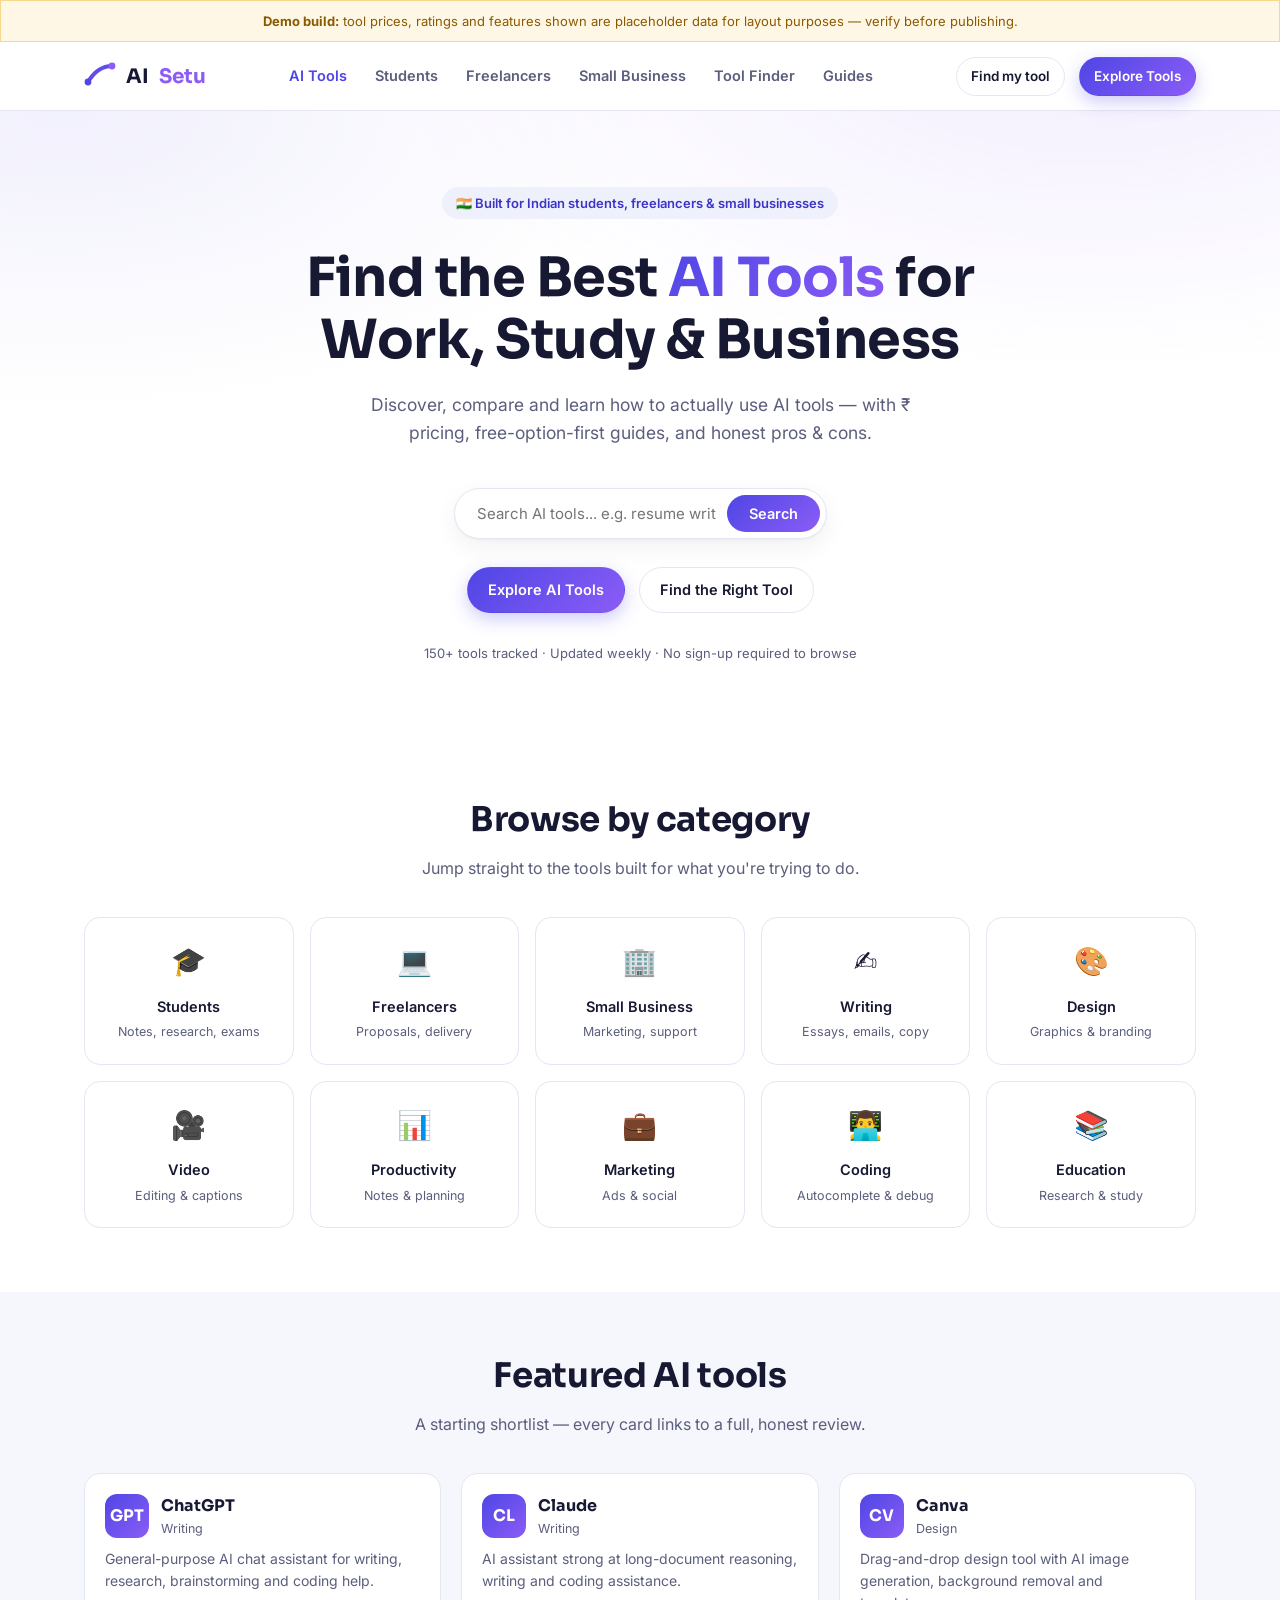
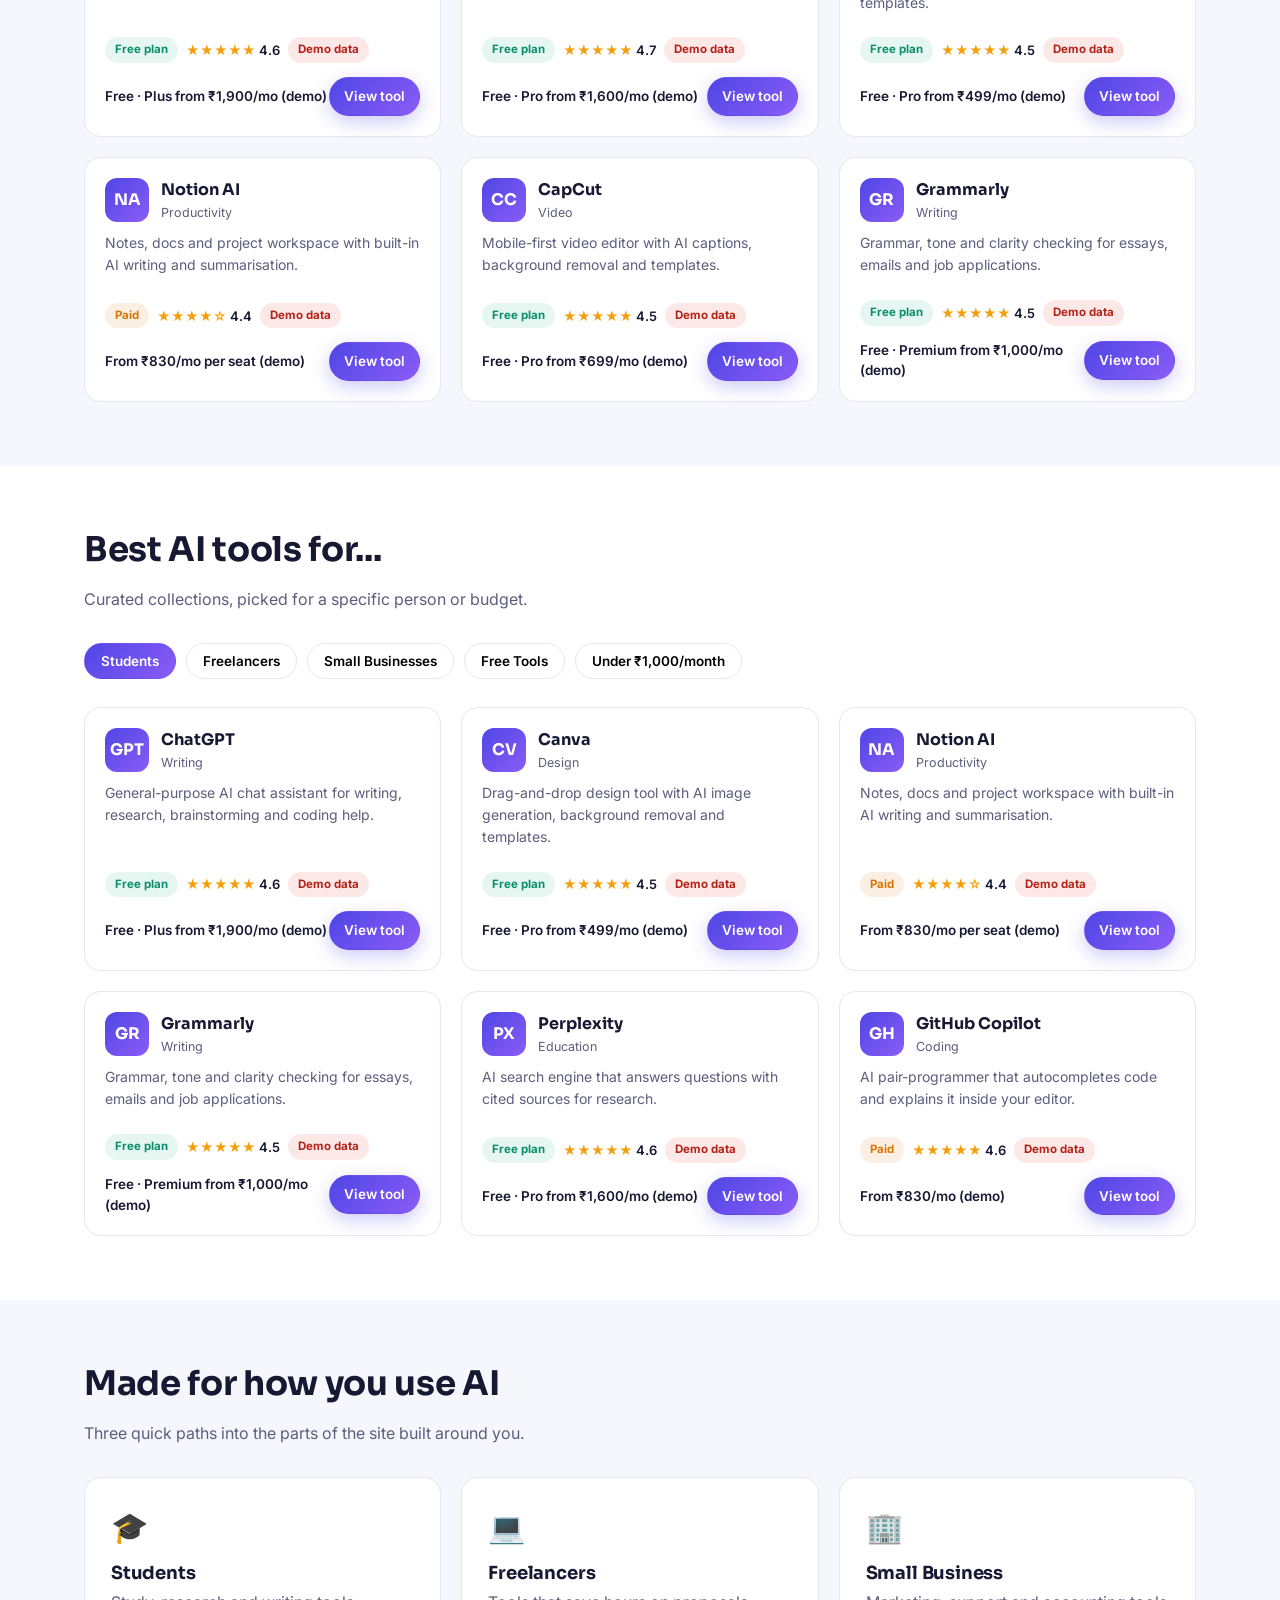
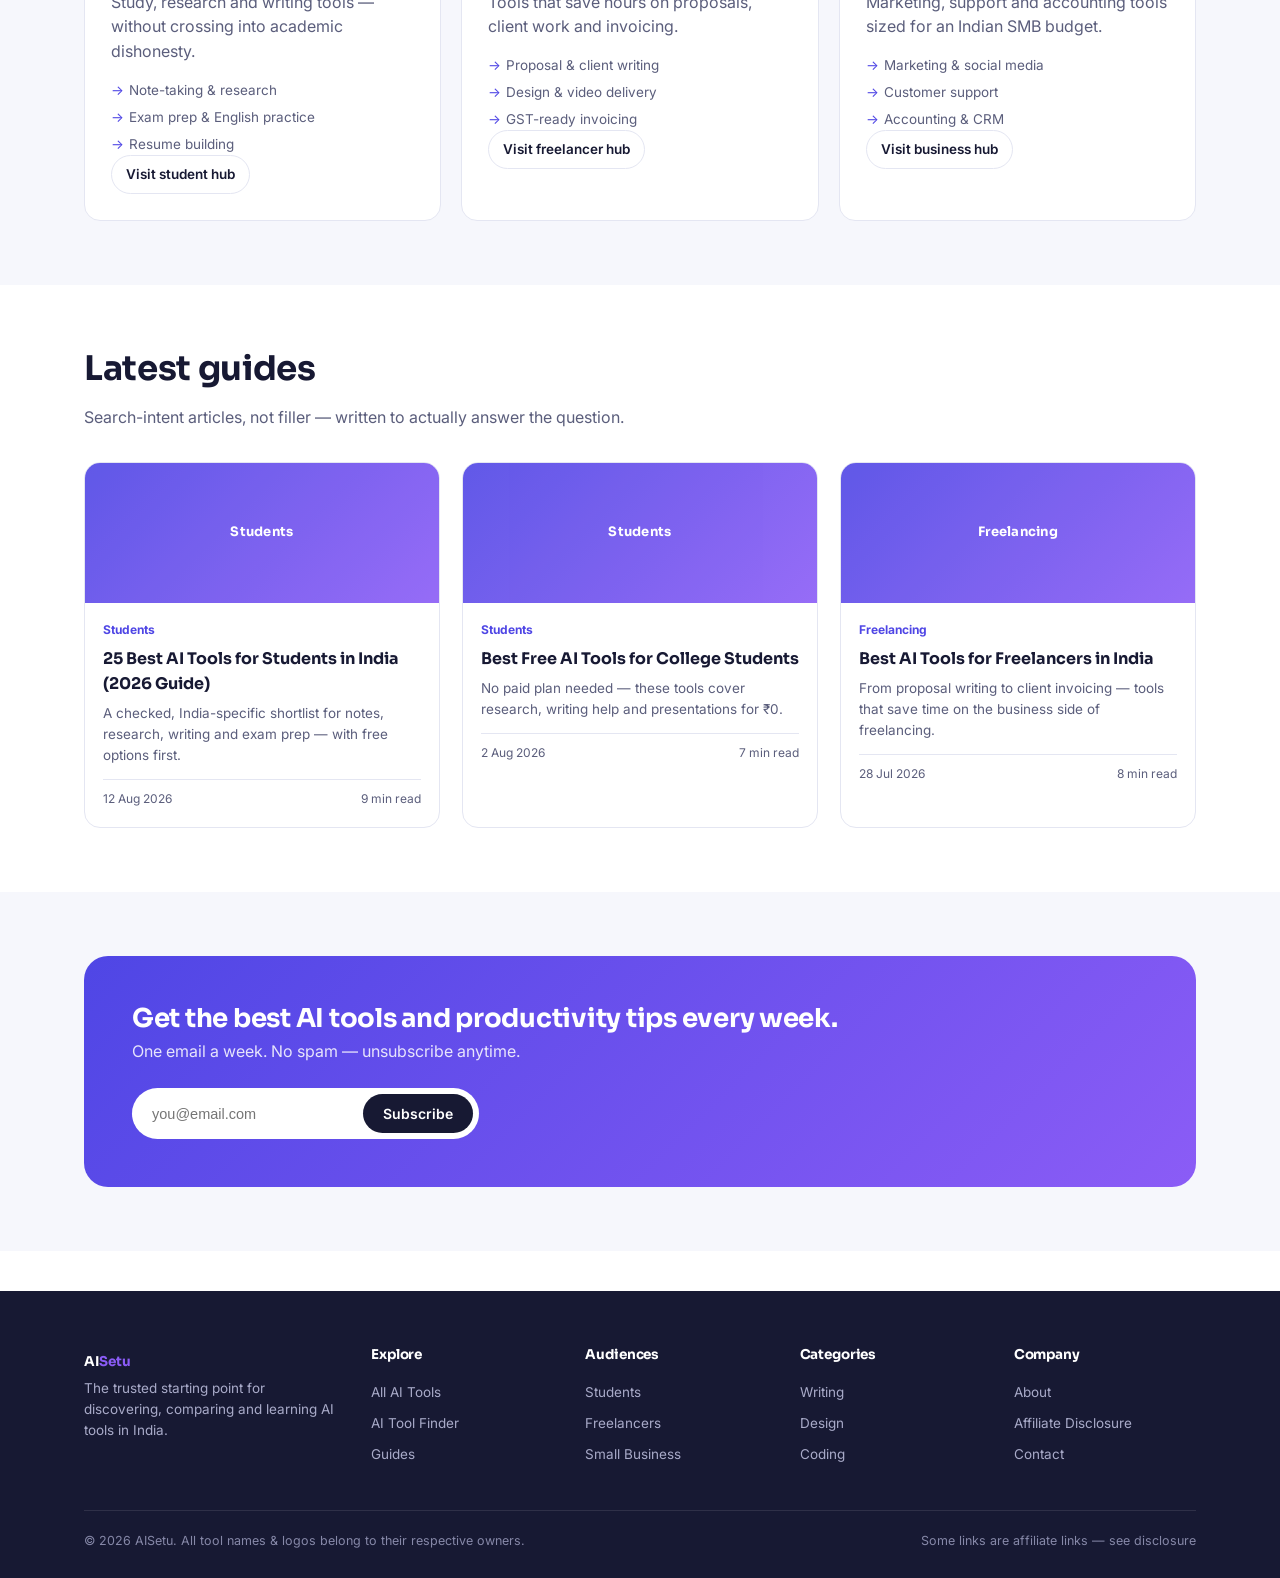
<file: index.html>
<!DOCTYPE html>
<html lang="en">
<head>
<meta charset="UTF-8">
<meta name="viewport" content="width=device-width, initial-scale=1.0">
<title>AISetu — Find the Best AI Tools for Work, Study & Business in India</title>
<meta name="description" content="Discover, compare and learn how to use AI tools for students, freelancers and small businesses in India. Honest reviews, ₹ pricing, and free-option-first guides.">
<link rel="canonical" href="https://aisetu.example.com/">
<meta property="og:title" content="AISetu — Find the Best AI Tools for Work, Study & Business">
<meta property="og:description" content="Discover, compare and learn how to use AI tools for students, freelancers and small businesses in India.">
<meta property="og:type" content="website">
<link rel="icon" href="data:,">
<link rel="preconnect" href="https://fonts.googleapis.com">
<link href="https://fonts.googleapis.com/css2?family=Sora:wght@600;700;800&family=Inter:wght@400;500;600;700&display=swap" rel="stylesheet">
<link rel="stylesheet" href="/css/style.css">
<script type="application/ld+json">
{
  "@context": "https://schema.org",
  "@type": "Organization",
  "name": "AISetu",
  "url": "https://aisetu.example.com/",
  "description": "Discover, compare and learn how to use AI tools for students, freelancers and small businesses in India."
}
</script>
</head>
<body>

<div class="demo-banner"><strong>Demo build:</strong> tool prices, ratings and features shown are placeholder data for layout purposes — verify before publishing.</div>

<header class="site-header">
  <div class="wrap">
    <a class="brand" href="/">
      <svg viewBox="0 0 32 32" fill="none"><path d="M4 22c6-10 14-16 24-16" stroke="url(#g1)" stroke-width="4" stroke-linecap="round"/><circle cx="4" cy="22" r="3.4" fill="#4f46e5"/><circle cx="28" cy="6" r="3.4" fill="#8b5cf6"/><defs><linearGradient id="g1" x1="4" y1="22" x2="28" y2="6"><stop stop-color="#4f46e5"/><stop offset="1" stop-color="#8b5cf6"/></linearGradient></defs></svg>
      AI<span class="dot">Setu</span>
    </a>
    <nav class="main-nav">
      <a href="/tools.html" class="active">AI Tools</a>
      <a href="/students.html">Students</a>
      <a href="/freelancers.html">Freelancers</a>
      <a href="/small-business.html">Small Business</a>
      <a href="/finder.html">Tool Finder</a>
      <a href="/blog.html">Guides</a>
    </nav>
    <div class="header-actions">
      <a class="btn btn-ghost btn-sm" href="/finder.html">Find my tool</a>
      <a class="btn btn-primary btn-sm" href="/tools.html">Explore Tools</a>
      <button class="nav-toggle" aria-label="Menu">☰</button>
    </div>
  </div>
</header>

<section class="hero">
  <div class="wrap">
    <span class="eyebrow-pill">🇮🇳 Built for Indian students, freelancers & small businesses</span>
    <h1>Find the Best <span class="accent">AI Tools</span> for Work, Study & Business</h1>
    <p class="lead">Discover, compare and learn how to actually use AI tools — with ₹ pricing, free-option-first guides, and honest pros &amp; cons.</p>
    <form id="hero-search-form" class="search-box" role="search">
      <input id="hero-search-input" type="text" placeholder="Search AI tools... e.g. resume writing, video editing" aria-label="Search AI tools">
      <button type="submit">Search</button>
    </form>
    <div class="hero-ctas">
      <a class="btn btn-primary" href="/tools.html">Explore AI Tools</a>
      <a class="btn btn-ghost" href="/finder.html">Find the Right Tool</a>
    </div>
    <p class="hero-note">150+ tools tracked · Updated weekly · No sign-up required to browse</p>
  </div>
</section>

<section class="section">
  <div class="wrap">
    <div class="section-head">
      <h2>Browse by category</h2>
      <p>Jump straight to the tools built for what you're trying to do.</p>
    </div>
    <div class="cat-grid">
      <a class="cat-card" href="/students.html"><span class="emoji">🎓</span><span class="label">Students</span><small>Notes, research, exams</small></a>
      <a class="cat-card" href="/freelancers.html"><span class="emoji">💻</span><span class="label">Freelancers</span><small>Proposals, delivery</small></a>
      <a class="cat-card" href="/small-business.html"><span class="emoji">🏢</span><span class="label">Small Business</span><small>Marketing, support</small></a>
      <a class="cat-card" href="/tools.html?category=Writing"><span class="emoji">✍️</span><span class="label">Writing</span><small>Essays, emails, copy</small></a>
      <a class="cat-card" href="/tools.html?category=Design"><span class="emoji">🎨</span><span class="label">Design</span><small>Graphics & branding</small></a>
      <a class="cat-card" href="/tools.html?category=Video"><span class="emoji">🎥</span><span class="label">Video</span><small>Editing & captions</small></a>
      <a class="cat-card" href="/tools.html?category=Productivity"><span class="emoji">📊</span><span class="label">Productivity</span><small>Notes & planning</small></a>
      <a class="cat-card" href="/tools.html?category=Marketing"><span class="emoji">💼</span><span class="label">Marketing</span><small>Ads & social</small></a>
      <a class="cat-card" href="/tools.html?category=Coding"><span class="emoji">👨‍💻</span><span class="label">Coding</span><small>Autocomplete & debug</small></a>
      <a class="cat-card" href="/tools.html?category=Education"><span class="emoji">📚</span><span class="label">Education</span><small>Research & study</small></a>
    </div>
  </div>
</section>

<section class="section section-alt">
  <div class="wrap">
    <div class="section-head">
      <h2>Featured AI tools</h2>
      <p>A starting shortlist — every card links to a full, honest review.</p>
    </div>
    <div id="featured-tools" class="tool-grid"></div>
  </div>
</section>

<section class="section">
  <div class="wrap">
    <div class="section-head left">
      <h2>Best AI tools for...</h2>
      <p>Curated collections, picked for a specific person or budget.</p>
    </div>
    <div class="chip-row">
      <button class="chip" data-collection="students">Students</button>
      <button class="chip" data-collection="freelancers">Freelancers</button>
      <button class="chip" data-collection="small-business">Small Businesses</button>
      <button class="chip" data-collection="free">Free Tools</button>
      <button class="chip" data-collection="under-1000">Under ₹1,000/month</button>
    </div>
    <div id="collection-tools" class="tool-grid"></div>
  </div>
</section>

<section class="section section-alt">
  <div class="wrap">
    <div class="section-head left">
      <h2>Made for how you use AI</h2>
      <p>Three quick paths into the parts of the site built around you.</p>
    </div>
    <div class="audience-grid">
      <div class="audience-card">
        <span class="emoji">🎓</span>
        <h3>Students</h3>
        <p>Study, research and writing tools — without crossing into academic dishonesty.</p>
        <ul><li>Note-taking & research</li><li>Exam prep & English practice</li><li>Resume building</li></ul>
        <a class="btn btn-ghost btn-sm" href="/students.html">Visit student hub</a>
      </div>
      <div class="audience-card">
        <span class="emoji">💻</span>
        <h3>Freelancers</h3>
        <p>Tools that save hours on proposals, client work and invoicing.</p>
        <ul><li>Proposal & client writing</li><li>Design & video delivery</li><li>GST-ready invoicing</li></ul>
        <a class="btn btn-ghost btn-sm" href="/freelancers.html">Visit freelancer hub</a>
      </div>
      <div class="audience-card">
        <span class="emoji">🏢</span>
        <h3>Small Business</h3>
        <p>Marketing, support and accounting tools sized for an Indian SMB budget.</p>
        <ul><li>Marketing & social media</li><li>Customer support</li><li>Accounting & CRM</li></ul>
        <a class="btn btn-ghost btn-sm" href="/small-business.html">Visit business hub</a>
      </div>
    </div>
  </div>
</section>

<section class="section">
  <div class="wrap">
    <div class="section-head left">
      <h2>Latest guides</h2>
      <p>Search-intent articles, not filler — written to actually answer the question.</p>
    </div>
    <div id="latest-guides" class="guide-grid"></div>
  </div>
</section>

<section class="section section-alt">
  <div class="wrap">
    <div class="newsletter">
      <div>
        <h2>Get the best AI tools and productivity tips every week.</h2>
        <p>One email a week. No spam — unsubscribe anytime.</p>
      </div>
      <form class="newsletter-form">
        <input type="email" required placeholder="you@email.com" aria-label="Email address">
        <button type="submit">Subscribe</button>
      </form>
    </div>
  </div>
</section>

<footer class="site-footer">
  <div class="wrap">
    <div class="footer-grid">
      <div class="footer-brand">
        <a class="brand" href="/" style="color:#fff;">AI<span class="dot">Setu</span></a>
        <p>The trusted starting point for discovering, comparing and learning AI tools in India.</p>
      </div>
      <div><h4>Explore</h4>
        <a href="/tools.html">All AI Tools</a>
        <a href="/finder.html">AI Tool Finder</a>
        <a href="/blog.html">Guides</a>
      </div>
      <div><h4>Audiences</h4>
        <a href="/students.html">Students</a>
        <a href="/freelancers.html">Freelancers</a>
        <a href="/small-business.html">Small Business</a>
      </div>
      <div><h4>Categories</h4>
        <a href="/tools.html?category=Writing">Writing</a>
        <a href="/tools.html?category=Design">Design</a>
        <a href="/tools.html?category=Coding">Coding</a>
      </div>
      <div><h4>Company</h4>
        <a href="/about.html">About</a>
        <a href="/affiliate-disclosure.html">Affiliate Disclosure</a>
        <a href="/contact.html">Contact</a>
      </div>
    </div>
    <div class="footer-bottom">
      <span>© 2026 AISetu. All tool names & logos belong to their respective owners.</span>
      <span><a href="/affiliate-disclosure.html">Some links are affiliate links — see disclosure</a></span>
    </div>
  </div>
</footer>

<script src="/js/data.js"></script>
<script src="/js/main.js"></script>
</body>
</html>
</file>
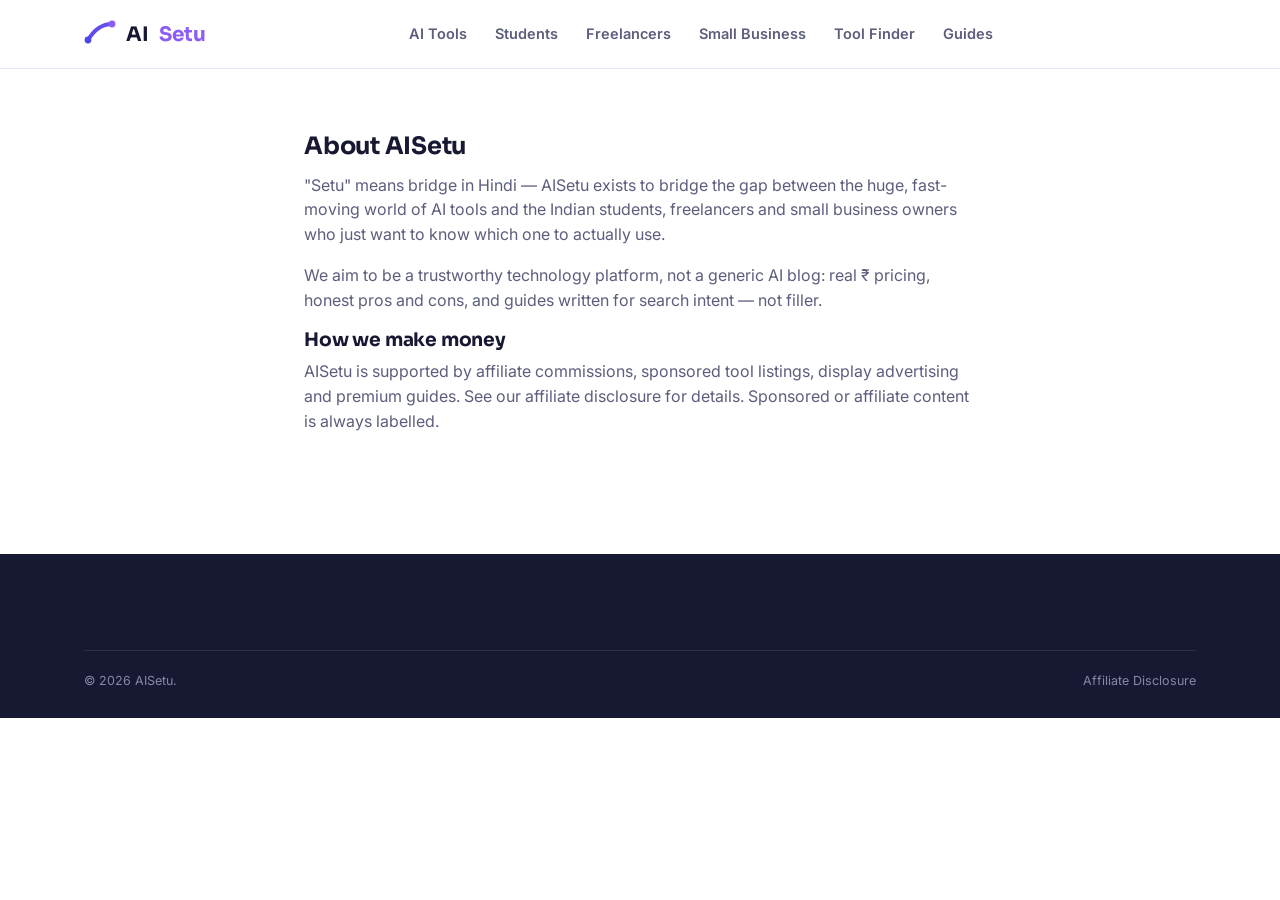
<file: about.html>
<!DOCTYPE html>
<html lang="en">
<head>
<meta charset="UTF-8">
<meta name="viewport" content="width=device-width, initial-scale=1.0">
<title>About AISetu</title>
<meta name="description" content="AISetu helps Indian students, freelancers and small businesses discover, compare and learn how to use AI tools.">
<link rel="canonical" href="https://aisetu.example.com/about.html">
<link rel="icon" href="data:,">
<link rel="preconnect" href="https://fonts.googleapis.com">
<link href="https://fonts.googleapis.com/css2?family=Sora:wght@600;700;800&family=Inter:wght@400;500;600;700&display=swap" rel="stylesheet">
<link rel="stylesheet" href="/css/style.css">
</head>
<body>
<header class="site-header">
  <div class="wrap">
    <a class="brand" href="/">
      <svg viewBox="0 0 32 32" fill="none"><path d="M4 22c6-10 14-16 24-16" stroke="url(#g1)" stroke-width="4" stroke-linecap="round"/><circle cx="4" cy="22" r="3.4" fill="#4f46e5"/><circle cx="28" cy="6" r="3.4" fill="#8b5cf6"/><defs><linearGradient id="g1" x1="4" y1="22" x2="28" y2="6"><stop stop-color="#4f46e5"/><stop offset="1" stop-color="#8b5cf6"/></linearGradient></defs></svg>
      AI<span class="dot">Setu</span>
    </a>
    <nav class="main-nav">
      <a href="/tools.html">AI Tools</a>
      <a href="/students.html">Students</a>
      <a href="/freelancers.html">Freelancers</a>
      <a href="/small-business.html">Small Business</a>
      <a href="/finder.html">Tool Finder</a>
      <a href="/blog.html">Guides</a>
    </nav>
    <div class="header-actions"><button class="nav-toggle" aria-label="Menu">☰</button></div>
  </div>
</header>
<section class="section">
  <div class="wrap" style="max-width:720px;">
    <h1>About AISetu</h1>
    <p>"Setu" means bridge in Hindi — AISetu exists to bridge the gap between the huge, fast-moving world of AI tools and the Indian students, freelancers and small business owners who just want to know which one to actually use.</p>
    <p>We aim to be a trustworthy technology platform, not a generic AI blog: real ₹ pricing, honest pros and cons, and guides written for search intent — not filler.</p>
    <h3>How we make money</h3>
    <p>AISetu is supported by affiliate commissions, sponsored tool listings, display advertising and premium guides. See our <a href="/affiliate-disclosure.html">affiliate disclosure</a> for details. Sponsored or affiliate content is always labelled.</p>
  </div>
</section>
<footer class="site-footer">
  <div class="wrap">
    <div class="footer-bottom">
      <span>© 2026 AISetu.</span>
      <span><a href="/affiliate-disclosure.html">Affiliate Disclosure</a></span>
    </div>
  </div>
</footer>
</body>
</html>
</file>
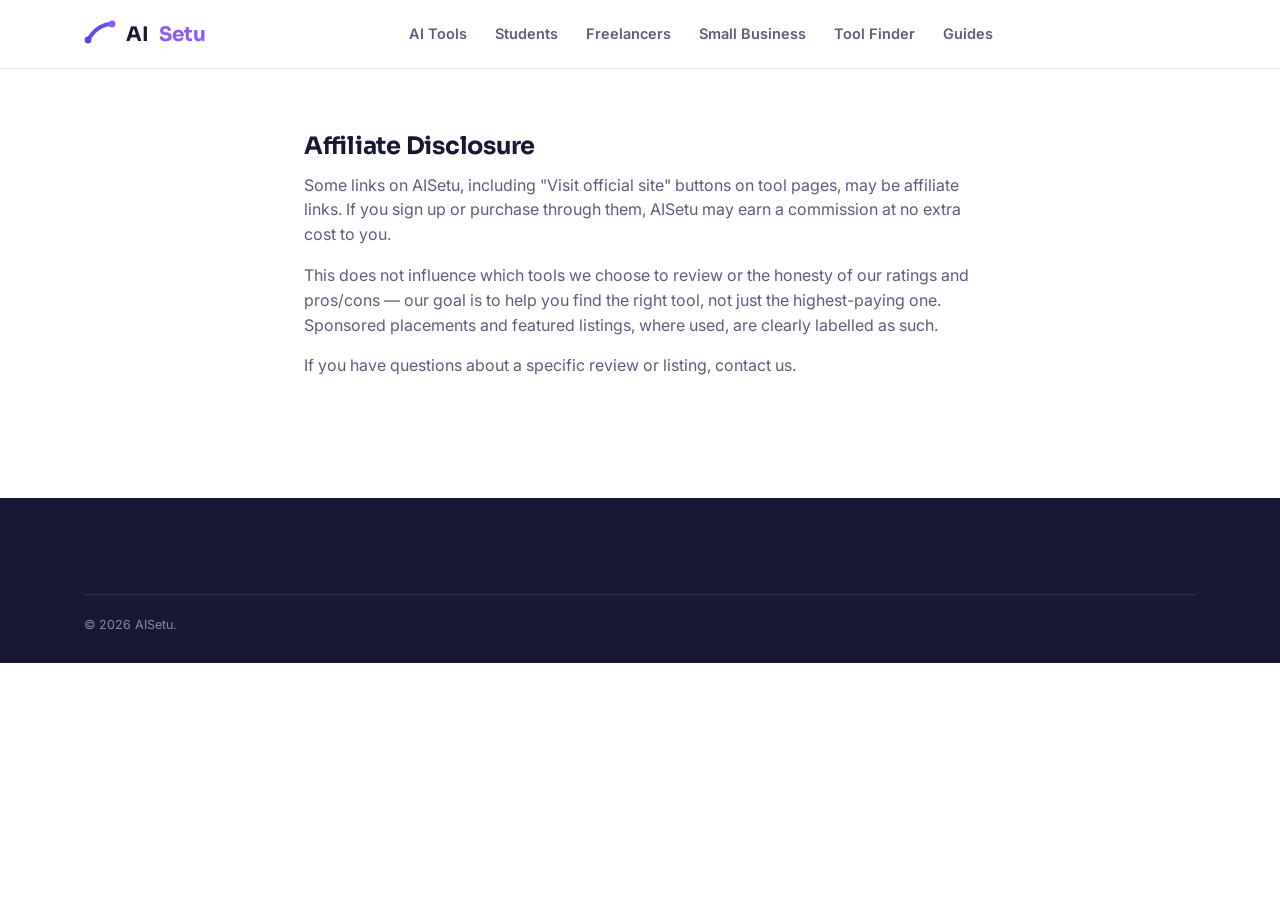
<file: affiliate-disclosure.html>
<!DOCTYPE html>
<html lang="en">
<head>
<meta charset="UTF-8">
<meta name="viewport" content="width=device-width, initial-scale=1.0">
<title>Affiliate Disclosure | AISetu</title>
<meta name="description" content="How AISetu uses affiliate links and sponsored listings.">
<link rel="canonical" href="https://aisetu.example.com/affiliate-disclosure.html">
<link rel="icon" href="data:,">
<link href="https://fonts.googleapis.com/css2?family=Sora:wght@600;700;800&family=Inter:wght@400;500;600;700&display=swap" rel="stylesheet">
<link rel="stylesheet" href="/css/style.css">
</head>
<body>
<header class="site-header">
  <div class="wrap">
    <a class="brand" href="/">
      <svg viewBox="0 0 32 32" fill="none"><path d="M4 22c6-10 14-16 24-16" stroke="url(#g1)" stroke-width="4" stroke-linecap="round"/><circle cx="4" cy="22" r="3.4" fill="#4f46e5"/><circle cx="28" cy="6" r="3.4" fill="#8b5cf6"/><defs><linearGradient id="g1" x1="4" y1="22" x2="28" y2="6"><stop stop-color="#4f46e5"/><stop offset="1" stop-color="#8b5cf6"/></linearGradient></defs></svg>
      AI<span class="dot">Setu</span>
    </a>
    <nav class="main-nav">
      <a href="/tools.html">AI Tools</a>
      <a href="/students.html">Students</a>
      <a href="/freelancers.html">Freelancers</a>
      <a href="/small-business.html">Small Business</a>
      <a href="/finder.html">Tool Finder</a>
      <a href="/blog.html">Guides</a>
    </nav>
    <div class="header-actions"><button class="nav-toggle" aria-label="Menu">☰</button></div>
  </div>
</header>
<section class="section">
  <div class="wrap" style="max-width:720px;">
    <h1>Affiliate Disclosure</h1>
    <p>Some links on AISetu, including "Visit official site" buttons on tool pages, may be affiliate links. If you sign up or purchase through them, AISetu may earn a commission at no extra cost to you.</p>
    <p>This does not influence which tools we choose to review or the honesty of our ratings and pros/cons — our goal is to help you find the right tool, not just the highest-paying one. Sponsored placements and featured listings, where used, are clearly labelled as such.</p>
    <p>If you have questions about a specific review or listing, <a href="/contact.html">contact us</a>.</p>
  </div>
</section>
<footer class="site-footer">
  <div class="wrap">
    <div class="footer-bottom"><span>© 2026 AISetu.</span></div>
  </div>
</footer>
</body>
</html>
</file>
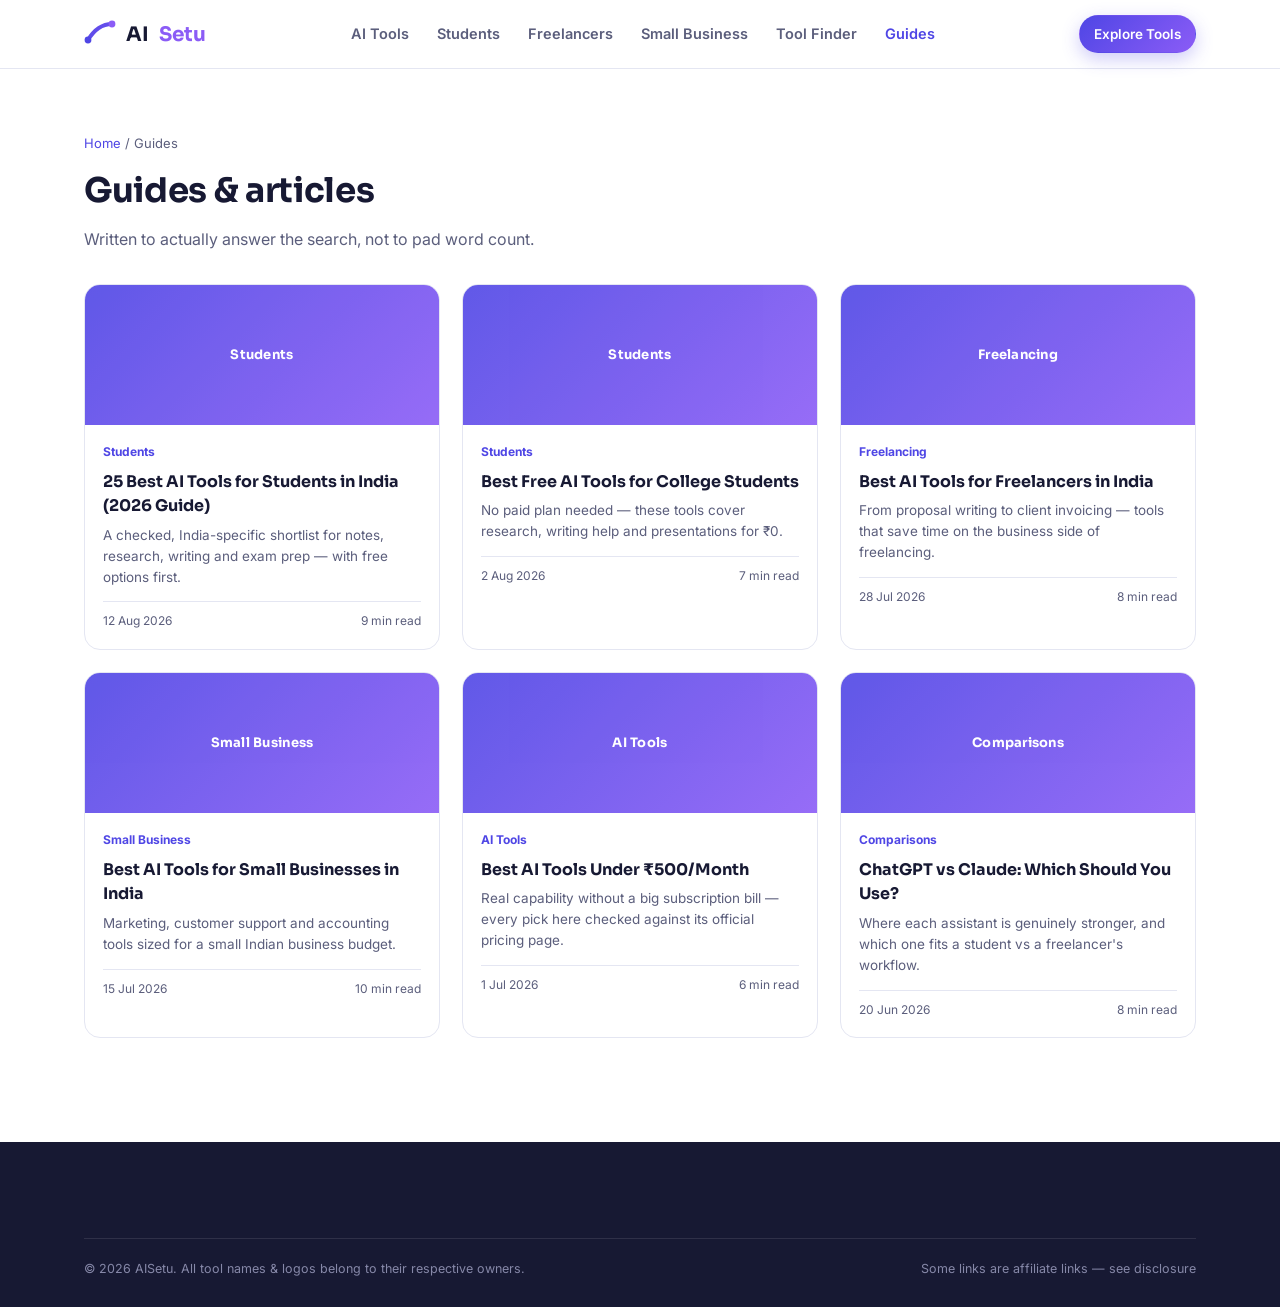
<file: blog.html>
<!DOCTYPE html>
<html lang="en">
<head>
<meta charset="UTF-8">
<meta name="viewport" content="width=device-width, initial-scale=1.0">
<title>Guides & Articles — AI Tools Explained | AISetu</title>
<meta name="description" content="Search-intent guides on AI tools for students, freelancers and small businesses in India.">
<link rel="canonical" href="https://aisetu.example.com/blog.html">
<link rel="icon" href="data:,">
<link rel="preconnect" href="https://fonts.googleapis.com">
<link href="https://fonts.googleapis.com/css2?family=Sora:wght@600;700;800&family=Inter:wght@400;500;600;700&display=swap" rel="stylesheet">
<link rel="stylesheet" href="/css/style.css">
</head>
<body>

<header class="site-header">
  <div class="wrap">
    <a class="brand" href="/">
      <svg viewBox="0 0 32 32" fill="none"><path d="M4 22c6-10 14-16 24-16" stroke="url(#g1)" stroke-width="4" stroke-linecap="round"/><circle cx="4" cy="22" r="3.4" fill="#4f46e5"/><circle cx="28" cy="6" r="3.4" fill="#8b5cf6"/><defs><linearGradient id="g1" x1="4" y1="22" x2="28" y2="6"><stop stop-color="#4f46e5"/><stop offset="1" stop-color="#8b5cf6"/></linearGradient></defs></svg>
      AI<span class="dot">Setu</span>
    </a>
    <nav class="main-nav">
      <a href="/tools.html">AI Tools</a>
      <a href="/students.html">Students</a>
      <a href="/freelancers.html">Freelancers</a>
      <a href="/small-business.html">Small Business</a>
      <a href="/finder.html">Tool Finder</a>
      <a href="/blog.html" class="active">Guides</a>
    </nav>
    <div class="header-actions">
      <a class="btn btn-primary btn-sm" href="/tools.html">Explore Tools</a>
      <button class="nav-toggle" aria-label="Menu">☰</button>
    </div>
  </div>
</header>

<section class="section">
  <div class="wrap">
    <nav class="breadcrumbs"><a href="/">Home</a> / Guides</nav>
    <div class="section-head left">
      <h2>Guides & articles</h2>
      <p>Written to actually answer the search, not to pad word count.</p>
    </div>
    <div id="all-guides" class="guide-grid"></div>
  </div>
</section>

<footer class="site-footer">
  <div class="wrap">
    <div class="footer-bottom">
      <span>© 2026 AISetu. All tool names & logos belong to their respective owners.</span>
      <span><a href="/affiliate-disclosure.html">Some links are affiliate links — see disclosure</a></span>
    </div>
  </div>
</footer>

<script src="/js/data.js"></script>
<script src="/js/main.js"></script>
<script>
  document.addEventListener("DOMContentLoaded", ()=> renderInto("all-guides", GUIDES, guideCardHTML));
</script>
</body>
</html>
</file>
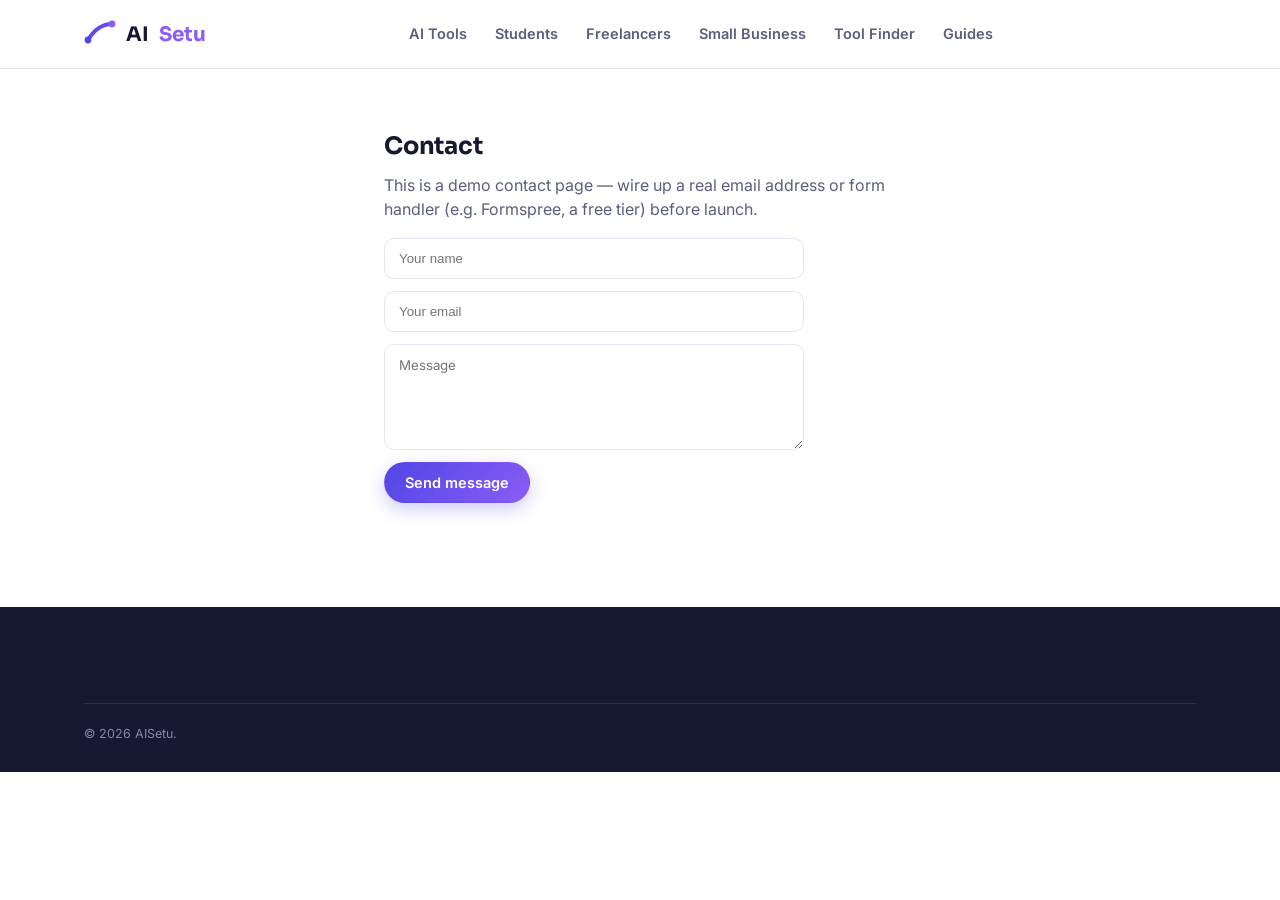
<file: contact.html>
<!DOCTYPE html>
<html lang="en">
<head>
<meta charset="UTF-8">
<meta name="viewport" content="width=device-width, initial-scale=1.0">
<title>Contact | AISetu</title>
<meta name="description" content="Get in touch with AISetu.">
<link rel="canonical" href="https://aisetu.example.com/contact.html">
<link rel="icon" href="data:,">
<link href="https://fonts.googleapis.com/css2?family=Sora:wght@600;700;800&family=Inter:wght@400;500;600;700&display=swap" rel="stylesheet">
<link rel="stylesheet" href="/css/style.css">
</head>
<body>
<header class="site-header">
  <div class="wrap">
    <a class="brand" href="/">
      <svg viewBox="0 0 32 32" fill="none"><path d="M4 22c6-10 14-16 24-16" stroke="url(#g1)" stroke-width="4" stroke-linecap="round"/><circle cx="4" cy="22" r="3.4" fill="#4f46e5"/><circle cx="28" cy="6" r="3.4" fill="#8b5cf6"/><defs><linearGradient id="g1" x1="4" y1="22" x2="28" y2="6"><stop stop-color="#4f46e5"/><stop offset="1" stop-color="#8b5cf6"/></linearGradient></defs></svg>
      AI<span class="dot">Setu</span>
    </a>
    <nav class="main-nav">
      <a href="/tools.html">AI Tools</a>
      <a href="/students.html">Students</a>
      <a href="/freelancers.html">Freelancers</a>
      <a href="/small-business.html">Small Business</a>
      <a href="/finder.html">Tool Finder</a>
      <a href="/blog.html">Guides</a>
    </nav>
    <div class="header-actions"><button class="nav-toggle" aria-label="Menu">☰</button></div>
  </div>
</header>
<section class="section">
  <div class="wrap" style="max-width:560px;">
    <h1>Contact</h1>
    <p>This is a demo contact page — wire up a real email address or form handler (e.g. Formspree, a free tier) before launch.</p>
    <form onsubmit="event.preventDefault(); this.querySelector('button').textContent='Message sent (demo)';">
      <div style="display:flex;flex-direction:column;gap:12px;max-width:420px;">
        <input required placeholder="Your name" style="padding:12px 14px;border:1px solid var(--border);border-radius:10px;">
        <input required type="email" placeholder="Your email" style="padding:12px 14px;border:1px solid var(--border);border-radius:10px;">
        <textarea required placeholder="Message" rows="5" style="padding:12px 14px;border:1px solid var(--border);border-radius:10px;font-family:inherit;"></textarea>
        <button class="btn btn-primary" type="submit" style="align-self:flex-start;">Send message</button>
      </div>
    </form>
  </div>
</section>
<footer class="site-footer">
  <div class="wrap"><div class="footer-bottom"><span>© 2026 AISetu.</span></div></div>
</footer>
</body>
</html>
</file>
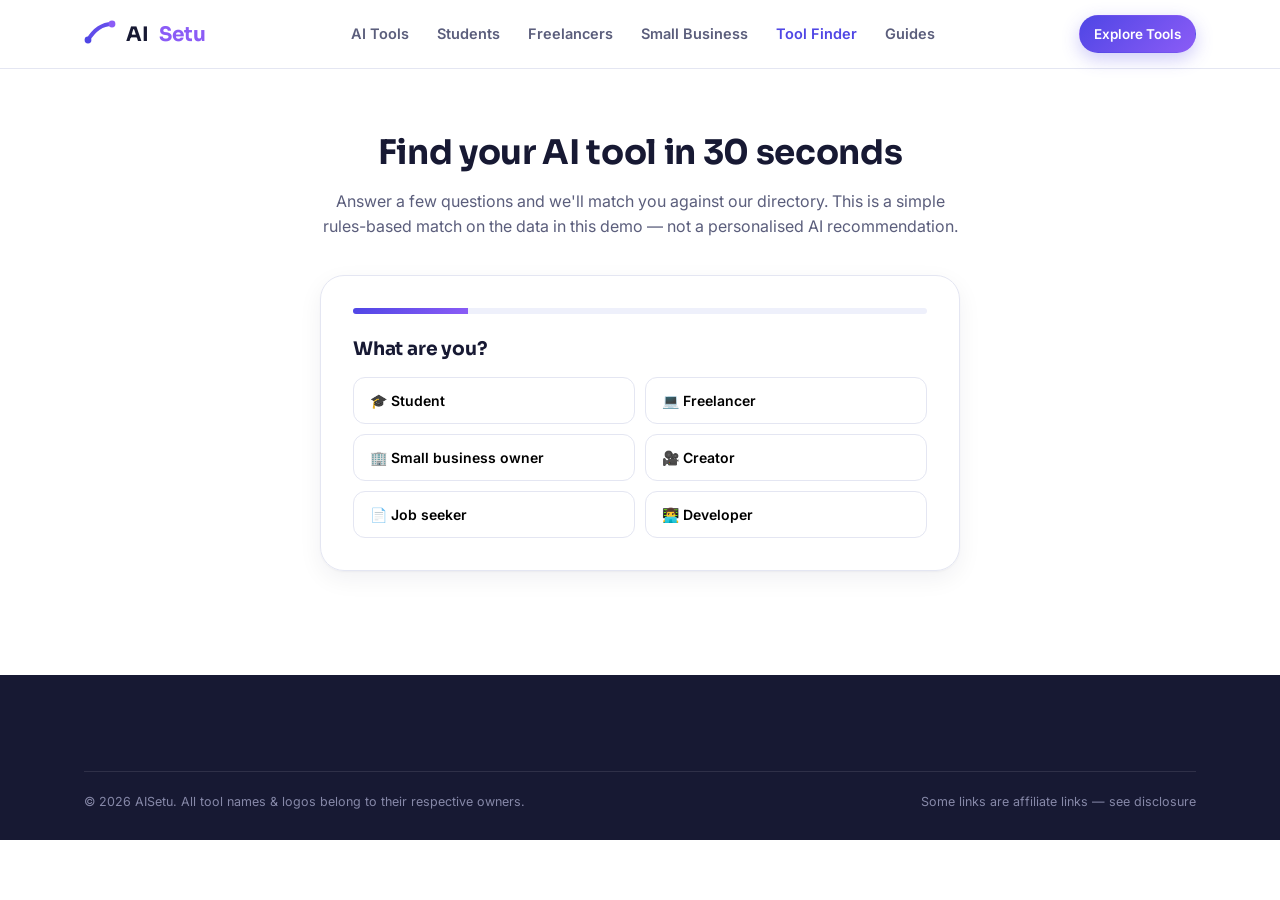
<file: finder.html>
<!DOCTYPE html>
<html lang="en">
<head>
<meta charset="UTF-8">
<meta name="viewport" content="width=device-width, initial-scale=1.0">
<title>AI Tool Finder — Get Matched to the Right Tool | AISetu</title>
<meta name="description" content="Answer 4 quick questions and get matched to AI tools that fit who you are, your goal and your budget.">
<link rel="canonical" href="https://aisetu.example.com/finder.html">
<link rel="icon" href="data:,">
<link rel="preconnect" href="https://fonts.googleapis.com">
<link href="https://fonts.googleapis.com/css2?family=Sora:wght@600;700;800&family=Inter:wght@400;500;600;700&display=swap" rel="stylesheet">
<link rel="stylesheet" href="/css/style.css">
</head>
<body>

<header class="site-header">
  <div class="wrap">
    <a class="brand" href="/">
      <svg viewBox="0 0 32 32" fill="none"><path d="M4 22c6-10 14-16 24-16" stroke="url(#g1)" stroke-width="4" stroke-linecap="round"/><circle cx="4" cy="22" r="3.4" fill="#4f46e5"/><circle cx="28" cy="6" r="3.4" fill="#8b5cf6"/><defs><linearGradient id="g1" x1="4" y1="22" x2="28" y2="6"><stop stop-color="#4f46e5"/><stop offset="1" stop-color="#8b5cf6"/></linearGradient></defs></svg>
      AI<span class="dot">Setu</span>
    </a>
    <nav class="main-nav">
      <a href="/tools.html">AI Tools</a>
      <a href="/students.html">Students</a>
      <a href="/freelancers.html">Freelancers</a>
      <a href="/small-business.html">Small Business</a>
      <a href="/finder.html" class="active">Tool Finder</a>
      <a href="/blog.html">Guides</a>
    </nav>
    <div class="header-actions">
      <a class="btn btn-primary btn-sm" href="/tools.html">Explore Tools</a>
      <button class="nav-toggle" aria-label="Menu">☰</button>
    </div>
  </div>
</header>

<section class="section">
  <div class="wrap">
    <div class="section-head">
      <h2>Find your AI tool in 30 seconds</h2>
      <p>Answer a few questions and we'll match you against our directory. This is a simple rules-based match on the data in this demo — not a personalised AI recommendation.</p>
    </div>

    <div id="finder" class="finder-card">
      <div class="finder-progress"><div id="finder-progress-bar" class="finder-progress-bar"></div></div>

      <div class="finder-step is-active" data-step="1" data-group="who">
        <h3>What are you?</h3>
        <div class="opt-grid">
          <button class="opt-btn" data-value="students">🎓 Student</button>
          <button class="opt-btn" data-value="freelancers">💻 Freelancer</button>
          <button class="opt-btn" data-value="small-business">🏢 Small business owner</button>
          <button class="opt-btn" data-value="creators">🎥 Creator</button>
          <button class="opt-btn" data-value="job-seekers">📄 Job seeker</button>
          <button class="opt-btn" data-value="developers">👨‍💻 Developer</button>
        </div>
      </div>

      <div class="finder-step" data-step="2" data-group="goal">
        <h3>What do you want to accomplish?</h3>
        <div class="opt-grid">
          <button class="opt-btn" data-value="write">Write better & faster</button>
          <button class="opt-btn" data-value="design">Create designs or video</button>
          <button class="opt-btn" data-value="research">Research & study</button>
          <button class="opt-btn" data-value="run-business">Run my business</button>
        </div>
        <div class="finder-nav"><button class="btn btn-ghost btn-sm" data-back>Back</button></div>
      </div>

      <div class="finder-step" data-step="3" data-group="budget">
        <h3>What's your monthly budget?</h3>
        <div class="opt-grid">
          <button class="opt-btn" data-value="0">Free only</button>
          <button class="opt-btn" data-value="500">Up to ₹500</button>
          <button class="opt-btn" data-value="1000">Up to ₹1,000</button>
          <button class="opt-btn" data-value="999999">No limit</button>
        </div>
        <div class="finder-nav"><button class="btn btn-ghost btn-sm" data-back>Back</button></div>
      </div>

      <div class="finder-step" data-step="4" data-group="freeOnly">
        <h3>Do you need a free plan specifically?</h3>
        <div class="opt-grid">
          <button class="opt-btn" data-value="yes">Yes, must be free</button>
          <button class="opt-btn" data-value="no">No, budget above is fine</button>
        </div>
        <div class="finder-nav"><button class="btn btn-ghost btn-sm" data-back>Back</button></div>
      </div>

      <div class="finder-step" data-step="5">
        <h3>Your matches</h3>
        <p>Based on your answers — browse the full directory for more.</p>
        <div id="finder-results" class="tool-grid" style="margin-top:16px;"></div>
        <div class="finder-nav"><a class="btn btn-ghost btn-sm" href="/tools.html">See all tools</a></div>
      </div>
    </div>
  </div>
</section>

<footer class="site-footer">
  <div class="wrap">
    <div class="footer-bottom">
      <span>© 2026 AISetu. All tool names & logos belong to their respective owners.</span>
      <span><a href="/affiliate-disclosure.html">Some links are affiliate links — see disclosure</a></span>
    </div>
  </div>
</footer>

<script src="/js/data.js"></script>
<script src="/js/main.js"></script>
</body>
</html>
</file>
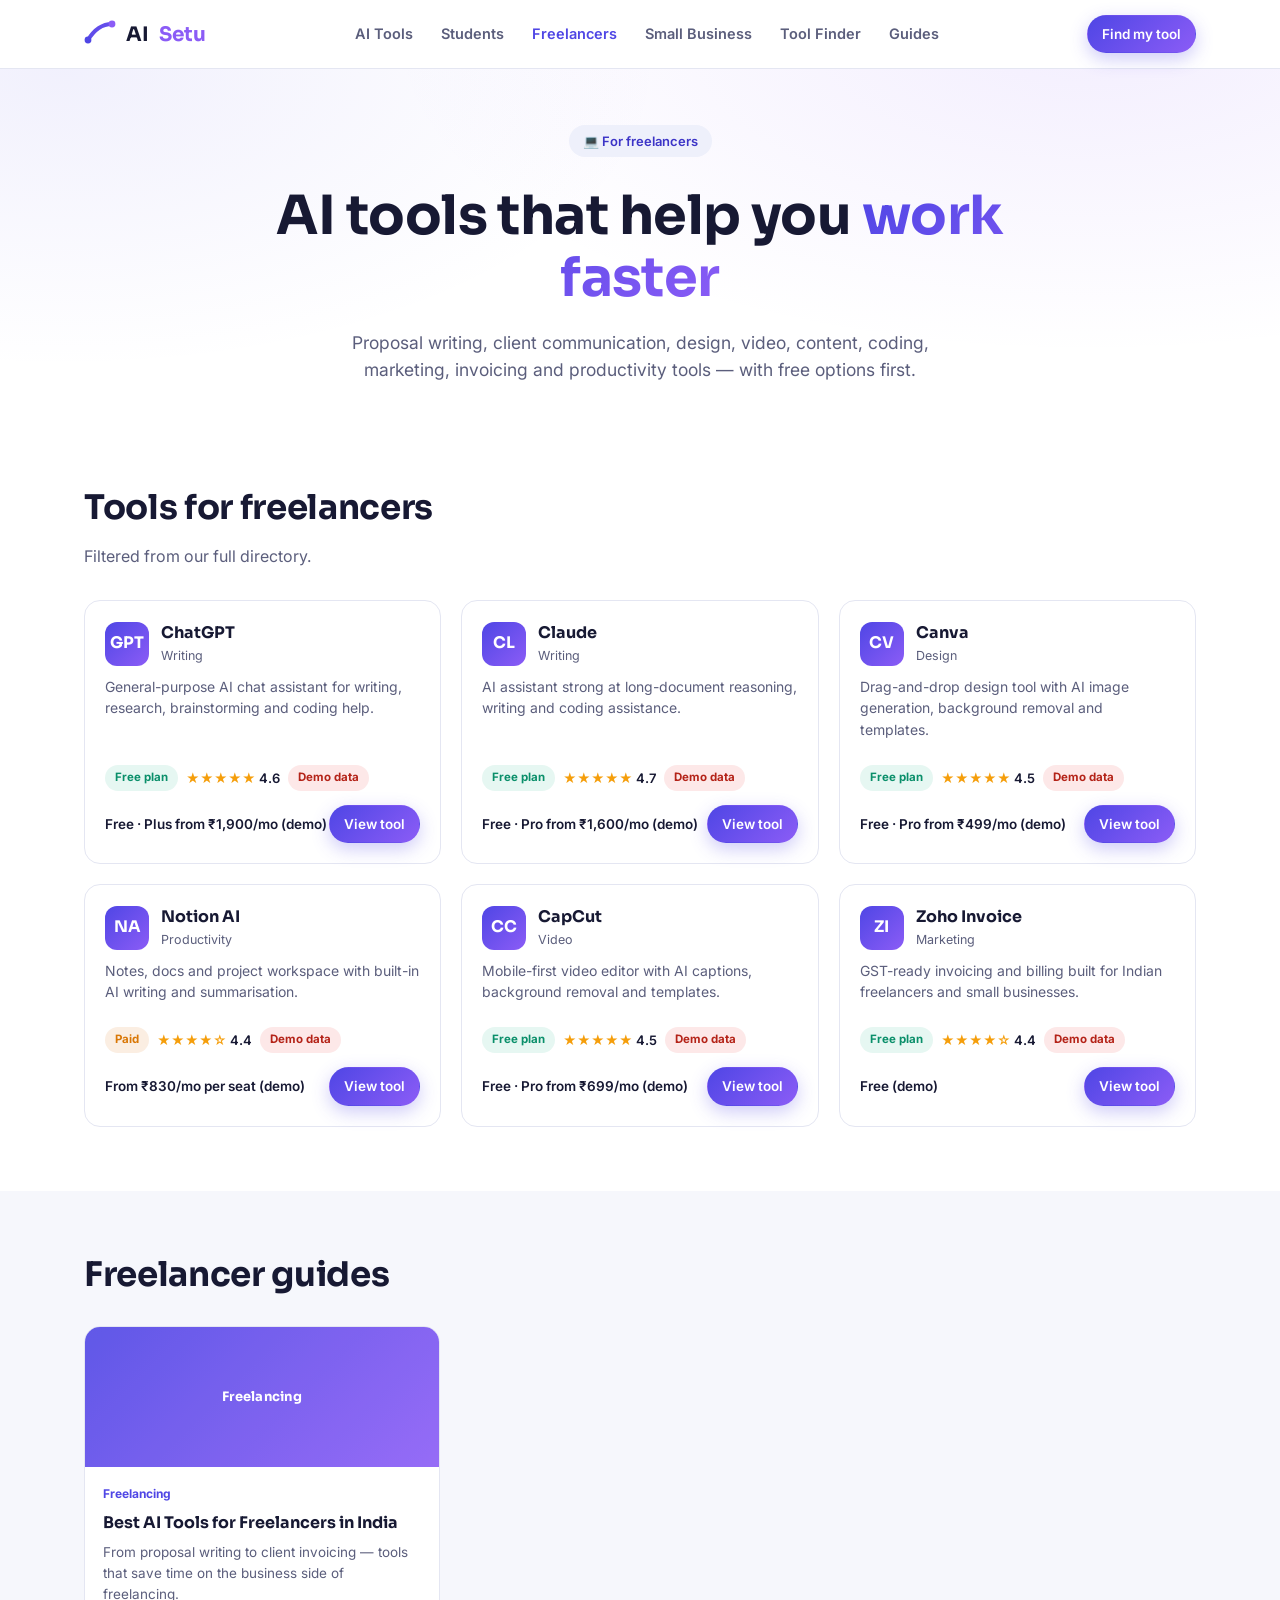
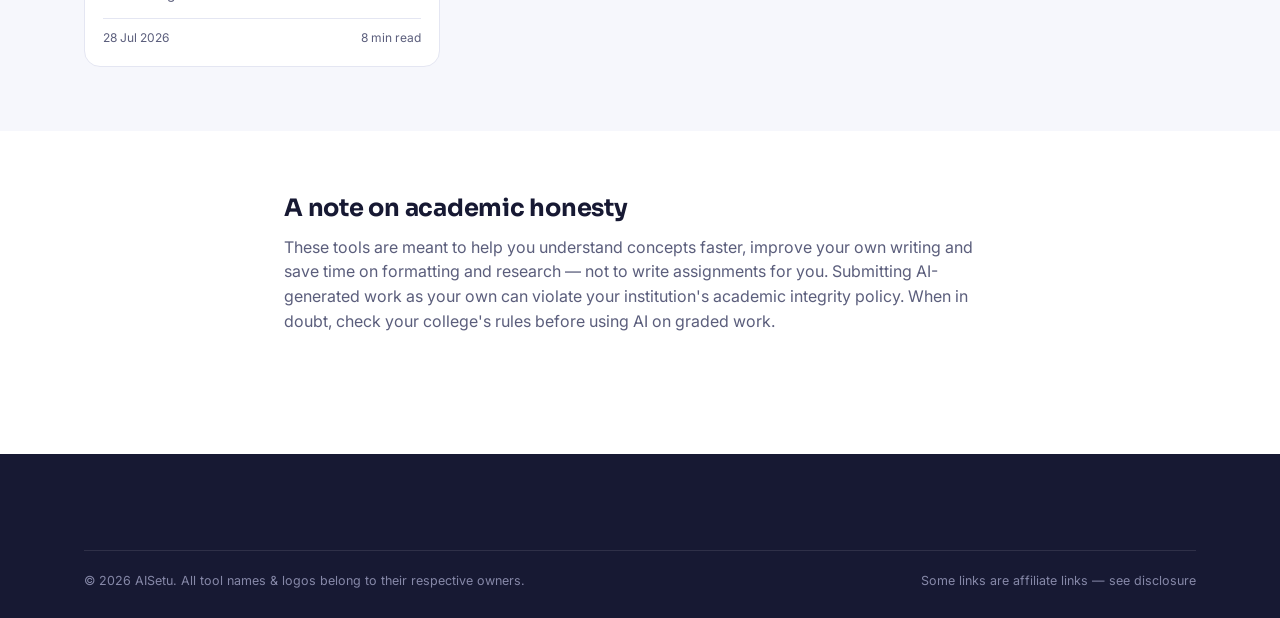
<file: freelancers.html>
<!DOCTYPE html>
<html lang="en">
<head>
<meta charset="UTF-8">
<meta name="viewport" content="width=device-width, initial-scale=1.0">
<title>Best AI Tools for Freelancers in India | AISetu</title>
<meta name="description" content="AI tools for proposals, client communication, design, video, writing, coding, marketing, invoicing and productivity — picked for Indian freelancers.">
<link rel="canonical" href="https://aisetu.example.com/freelancers.html">
<link rel="icon" href="data:,">
<link rel="preconnect" href="https://fonts.googleapis.com">
<link href="https://fonts.googleapis.com/css2?family=Sora:wght@600;700;800&family=Inter:wght@400;500;600;700&display=swap" rel="stylesheet">
<link rel="stylesheet" href="/css/style.css">
</head>
<body>

<header class="site-header">
  <div class="wrap">
    <a class="brand" href="/">
      <svg viewBox="0 0 32 32" fill="none"><path d="M4 22c6-10 14-16 24-16" stroke="url(#g1)" stroke-width="4" stroke-linecap="round"/><circle cx="4" cy="22" r="3.4" fill="#4f46e5"/><circle cx="28" cy="6" r="3.4" fill="#8b5cf6"/><defs><linearGradient id="g1" x1="4" y1="22" x2="28" y2="6"><stop stop-color="#4f46e5"/><stop offset="1" stop-color="#8b5cf6"/></linearGradient></defs></svg>
      AI<span class="dot">Setu</span>
    </a>
    <nav class="main-nav">
      <a href="/tools.html">AI Tools</a>
      <a href="/students.html">Students</a>
      <a href="/freelancers.html" class="active">Freelancers</a>
      <a href="/small-business.html">Small Business</a>
      <a href="/finder.html">Tool Finder</a>
      <a href="/blog.html">Guides</a>
    </nav>
    <div class="header-actions">
      <a class="btn btn-primary btn-sm" href="/finder.html">Find my tool</a>
      <button class="nav-toggle" aria-label="Menu">☰</button>
    </div>
  </div>
</header>

<section class="hero" style="padding:56px 0 40px;">
  <div class="wrap">
    <span class="eyebrow-pill">💻 For freelancers</span>
    <h1>AI tools that help you <span class="accent">work faster</span></h1>
    <p class="lead">Proposal writing, client communication, design, video, content, coding, marketing, invoicing and productivity tools — with free options first.</p>
  </div>
</section>

<section class="section">
  <div class="wrap">
    <div class="section-head left">
      <h2>Tools for freelancers</h2>
      <p>Filtered from our full directory.</p>
    </div>
    <div id="freelancer-tools" class="tool-grid"></div>
  </div>
</section>

<section class="section section-alt">
  <div class="wrap">
    <div class="section-head left">
      <h2>Freelancer guides</h2>
    </div>
    <div id="freelancer-guides" class="guide-grid"></div>
  </div>
</section>

<section class="section">
  <div class="wrap" style="max-width:760px;">
    <h2>A note on academic honesty</h2>
    <p>These tools are meant to help you understand concepts faster, improve your own writing and save time on formatting and research — not to write assignments for you. Submitting AI-generated work as your own can violate your institution's academic integrity policy. When in doubt, check your college's rules before using AI on graded work.</p>
  </div>
</section>

<footer class="site-footer">
  <div class="wrap">
    <div class="footer-bottom">
      <span>© 2026 AISetu. All tool names & logos belong to their respective owners.</span>
      <span><a href="/affiliate-disclosure.html">Some links are affiliate links — see disclosure</a></span>
    </div>
  </div>
</footer>

<script src="/js/data.js"></script>
<script src="/js/main.js"></script>
<script>
  document.addEventListener("DOMContentLoaded", ()=>{
    renderInto("freelancer-tools", TOOLS.filter(t=>t.tags.includes("freelancers")), toolCardHTML);
    renderInto("freelancer-guides", GUIDES.filter(g=>g.category==="Freelancing"), guideCardHTML);
  });
</script>
</body>
</html>
</file>
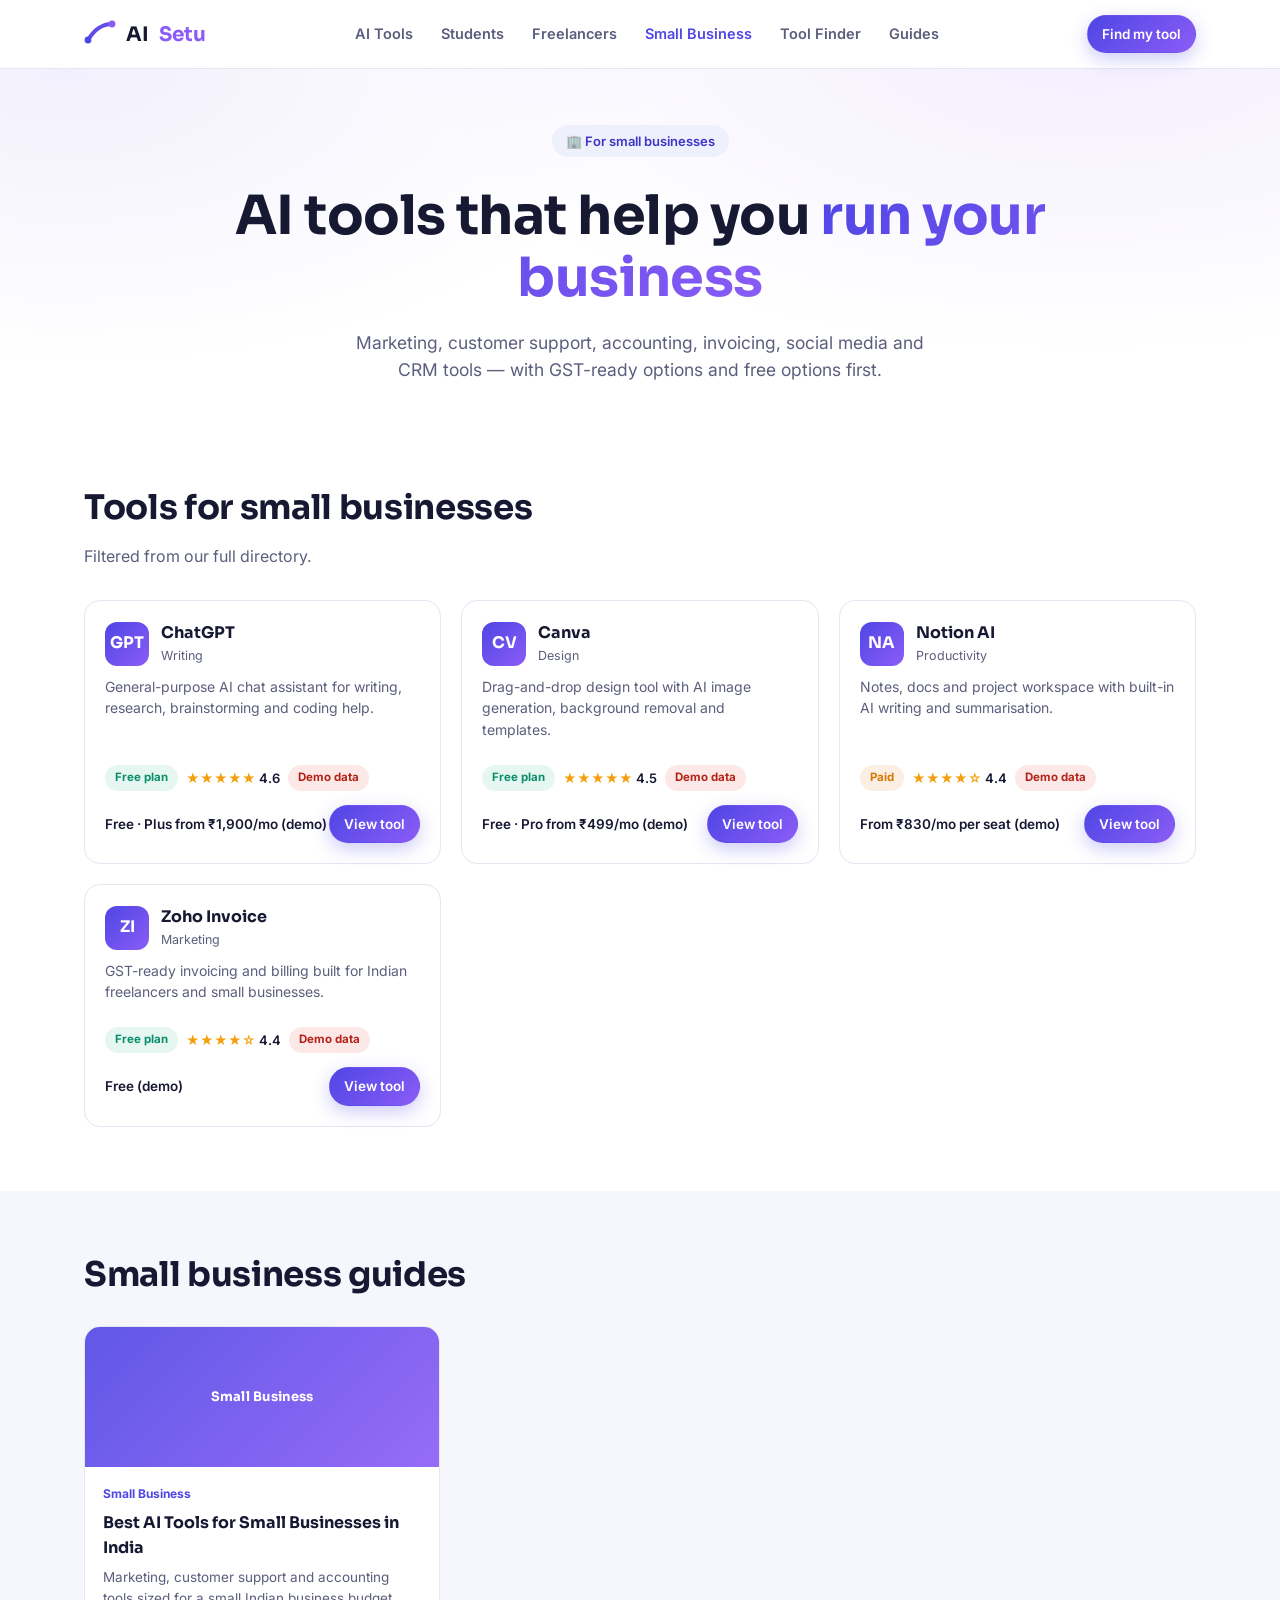
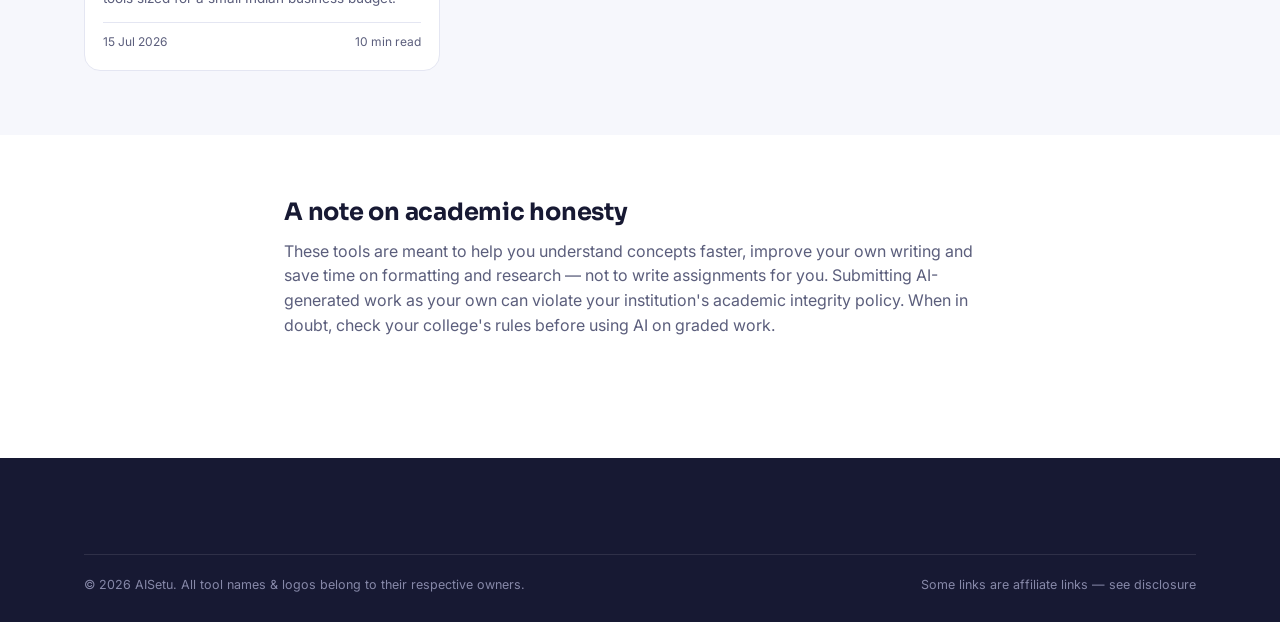
<file: small-business.html>
<!DOCTYPE html>
<html lang="en">
<head>
<meta charset="UTF-8">
<meta name="viewport" content="width=device-width, initial-scale=1.0">
<title>Best AI Tools for Small Businesses in India | AISetu</title>
<meta name="description" content="AI tools for marketing, customer support, accounting, invoicing, social media and CRM — picked for Indian small businesses.">
<link rel="canonical" href="https://aisetu.example.com/small-business.html">
<link rel="icon" href="data:,">
<link rel="preconnect" href="https://fonts.googleapis.com">
<link href="https://fonts.googleapis.com/css2?family=Sora:wght@600;700;800&family=Inter:wght@400;500;600;700&display=swap" rel="stylesheet">
<link rel="stylesheet" href="/css/style.css">
</head>
<body>

<header class="site-header">
  <div class="wrap">
    <a class="brand" href="/">
      <svg viewBox="0 0 32 32" fill="none"><path d="M4 22c6-10 14-16 24-16" stroke="url(#g1)" stroke-width="4" stroke-linecap="round"/><circle cx="4" cy="22" r="3.4" fill="#4f46e5"/><circle cx="28" cy="6" r="3.4" fill="#8b5cf6"/><defs><linearGradient id="g1" x1="4" y1="22" x2="28" y2="6"><stop stop-color="#4f46e5"/><stop offset="1" stop-color="#8b5cf6"/></linearGradient></defs></svg>
      AI<span class="dot">Setu</span>
    </a>
    <nav class="main-nav">
      <a href="/tools.html">AI Tools</a>
      <a href="/students.html">Students</a>
      <a href="/freelancers.html">Freelancers</a>
      <a href="/small-business.html" class="active">Small Business</a>
      <a href="/finder.html">Tool Finder</a>
      <a href="/blog.html">Guides</a>
    </nav>
    <div class="header-actions">
      <a class="btn btn-primary btn-sm" href="/finder.html">Find my tool</a>
      <button class="nav-toggle" aria-label="Menu">☰</button>
    </div>
  </div>
</header>

<section class="hero" style="padding:56px 0 40px;">
  <div class="wrap">
    <span class="eyebrow-pill">🏢 For small businesses</span>
    <h1>AI tools that help you <span class="accent">run your business</span></h1>
    <p class="lead">Marketing, customer support, accounting, invoicing, social media and CRM tools — with GST-ready options and free options first.</p>
  </div>
</section>

<section class="section">
  <div class="wrap">
    <div class="section-head left">
      <h2>Tools for small businesses</h2>
      <p>Filtered from our full directory.</p>
    </div>
    <div id="business-tools" class="tool-grid"></div>
  </div>
</section>

<section class="section section-alt">
  <div class="wrap">
    <div class="section-head left">
      <h2>Small business guides</h2>
    </div>
    <div id="business-guides" class="guide-grid"></div>
  </div>
</section>

<section class="section">
  <div class="wrap" style="max-width:760px;">
    <h2>A note on academic honesty</h2>
    <p>These tools are meant to help you understand concepts faster, improve your own writing and save time on formatting and research — not to write assignments for you. Submitting AI-generated work as your own can violate your institution's academic integrity policy. When in doubt, check your college's rules before using AI on graded work.</p>
  </div>
</section>

<footer class="site-footer">
  <div class="wrap">
    <div class="footer-bottom">
      <span>© 2026 AISetu. All tool names & logos belong to their respective owners.</span>
      <span><a href="/affiliate-disclosure.html">Some links are affiliate links — see disclosure</a></span>
    </div>
  </div>
</footer>

<script src="/js/data.js"></script>
<script src="/js/main.js"></script>
<script>
  document.addEventListener("DOMContentLoaded", ()=>{
    renderInto("business-tools", TOOLS.filter(t=>t.tags.includes("small-business")), toolCardHTML);
    renderInto("business-guides", GUIDES.filter(g=>g.category==="Small Business"), guideCardHTML);
  });
</script>
</body>
</html>
</file>
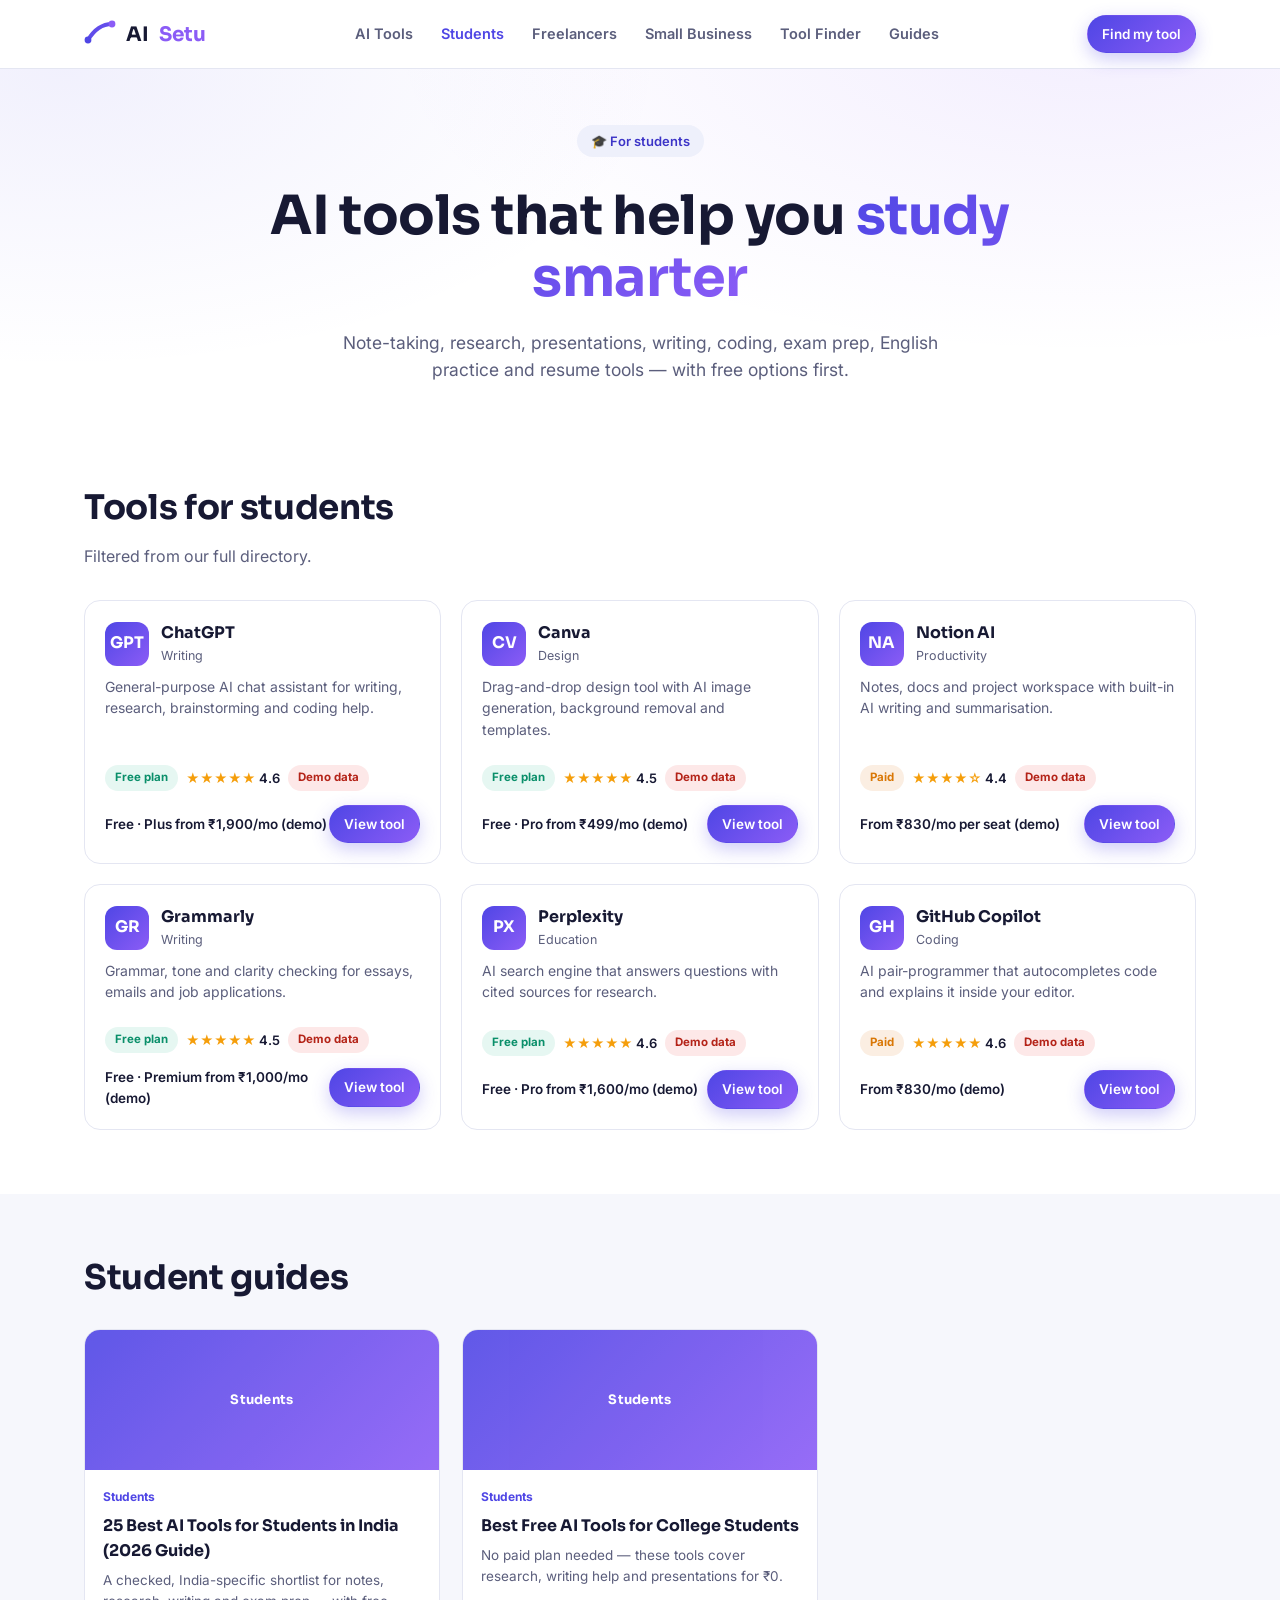
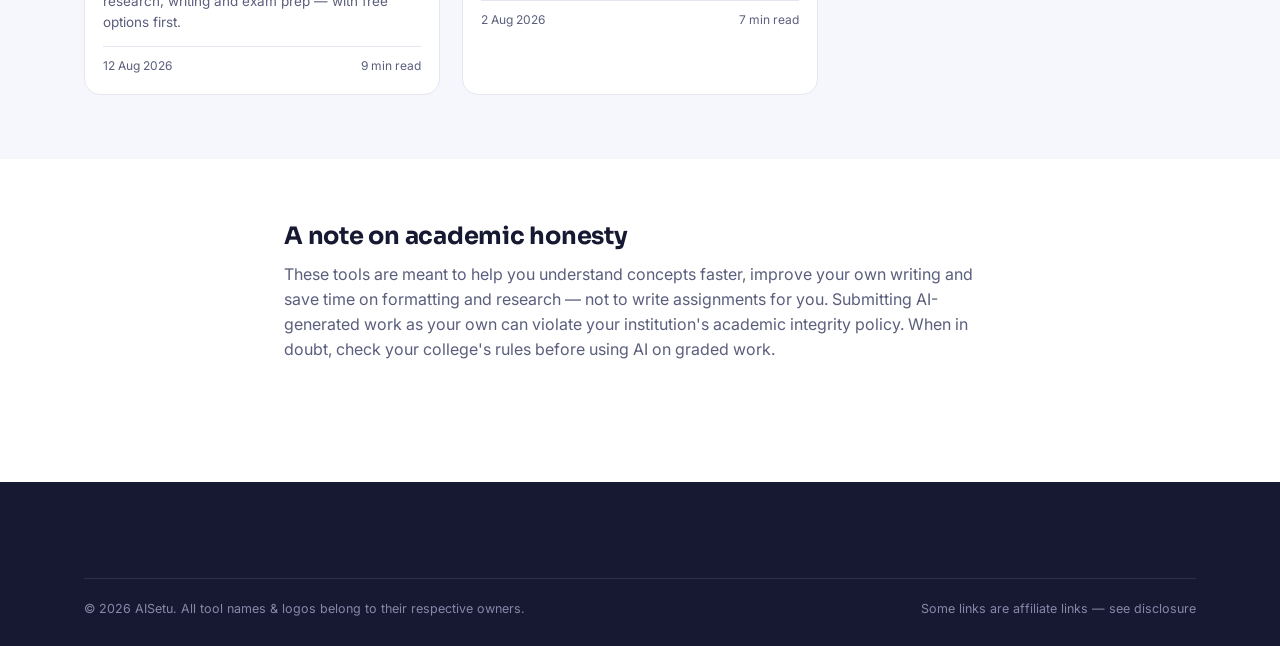
<file: students.html>
<!DOCTYPE html>
<html lang="en">
<head>
<meta charset="UTF-8">
<meta name="viewport" content="width=device-width, initial-scale=1.0">
<title>Best AI Tools for Students in India | AISetu</title>
<meta name="description" content="AI tools for note-taking, research, presentations, writing, coding, exam prep, English practice and resume building — picked for Indian students.">
<link rel="canonical" href="https://aisetu.example.com/students.html">
<link rel="icon" href="data:,">
<link rel="preconnect" href="https://fonts.googleapis.com">
<link href="https://fonts.googleapis.com/css2?family=Sora:wght@600;700;800&family=Inter:wght@400;500;600;700&display=swap" rel="stylesheet">
<link rel="stylesheet" href="/css/style.css">
</head>
<body>

<header class="site-header">
  <div class="wrap">
    <a class="brand" href="/">
      <svg viewBox="0 0 32 32" fill="none"><path d="M4 22c6-10 14-16 24-16" stroke="url(#g1)" stroke-width="4" stroke-linecap="round"/><circle cx="4" cy="22" r="3.4" fill="#4f46e5"/><circle cx="28" cy="6" r="3.4" fill="#8b5cf6"/><defs><linearGradient id="g1" x1="4" y1="22" x2="28" y2="6"><stop stop-color="#4f46e5"/><stop offset="1" stop-color="#8b5cf6"/></linearGradient></defs></svg>
      AI<span class="dot">Setu</span>
    </a>
    <nav class="main-nav">
      <a href="/tools.html">AI Tools</a>
      <a href="/students.html" class="active">Students</a>
      <a href="/freelancers.html">Freelancers</a>
      <a href="/small-business.html">Small Business</a>
      <a href="/finder.html">Tool Finder</a>
      <a href="/blog.html">Guides</a>
    </nav>
    <div class="header-actions">
      <a class="btn btn-primary btn-sm" href="/finder.html">Find my tool</a>
      <button class="nav-toggle" aria-label="Menu">☰</button>
    </div>
  </div>
</header>

<section class="hero" style="padding:56px 0 40px;">
  <div class="wrap">
    <span class="eyebrow-pill">🎓 For students</span>
    <h1>AI tools that help you <span class="accent">study smarter</span></h1>
    <p class="lead">Note-taking, research, presentations, writing, coding, exam prep, English practice and resume tools — with free options first.</p>
  </div>
</section>

<section class="section">
  <div class="wrap">
    <div class="section-head left">
      <h2>Tools for students</h2>
      <p>Filtered from our full directory.</p>
    </div>
    <div id="student-tools" class="tool-grid"></div>
  </div>
</section>

<section class="section section-alt">
  <div class="wrap">
    <div class="section-head left">
      <h2>Student guides</h2>
    </div>
    <div id="student-guides" class="guide-grid"></div>
  </div>
</section>

<section class="section">
  <div class="wrap" style="max-width:760px;">
    <h2>A note on academic honesty</h2>
    <p>These tools are meant to help you understand concepts faster, improve your own writing and save time on formatting and research — not to write assignments for you. Submitting AI-generated work as your own can violate your institution's academic integrity policy. When in doubt, check your college's rules before using AI on graded work.</p>
  </div>
</section>

<footer class="site-footer">
  <div class="wrap">
    <div class="footer-bottom">
      <span>© 2026 AISetu. All tool names & logos belong to their respective owners.</span>
      <span><a href="/affiliate-disclosure.html">Some links are affiliate links — see disclosure</a></span>
    </div>
  </div>
</footer>

<script src="/js/data.js"></script>
<script src="/js/main.js"></script>
<script>
  document.addEventListener("DOMContentLoaded", ()=>{
    renderInto("student-tools", TOOLS.filter(t=>t.tags.includes("students")), toolCardHTML);
    renderInto("student-guides", GUIDES.filter(g=>g.category==="Students"), guideCardHTML);
  });
</script>
</body>
</html>
</file>
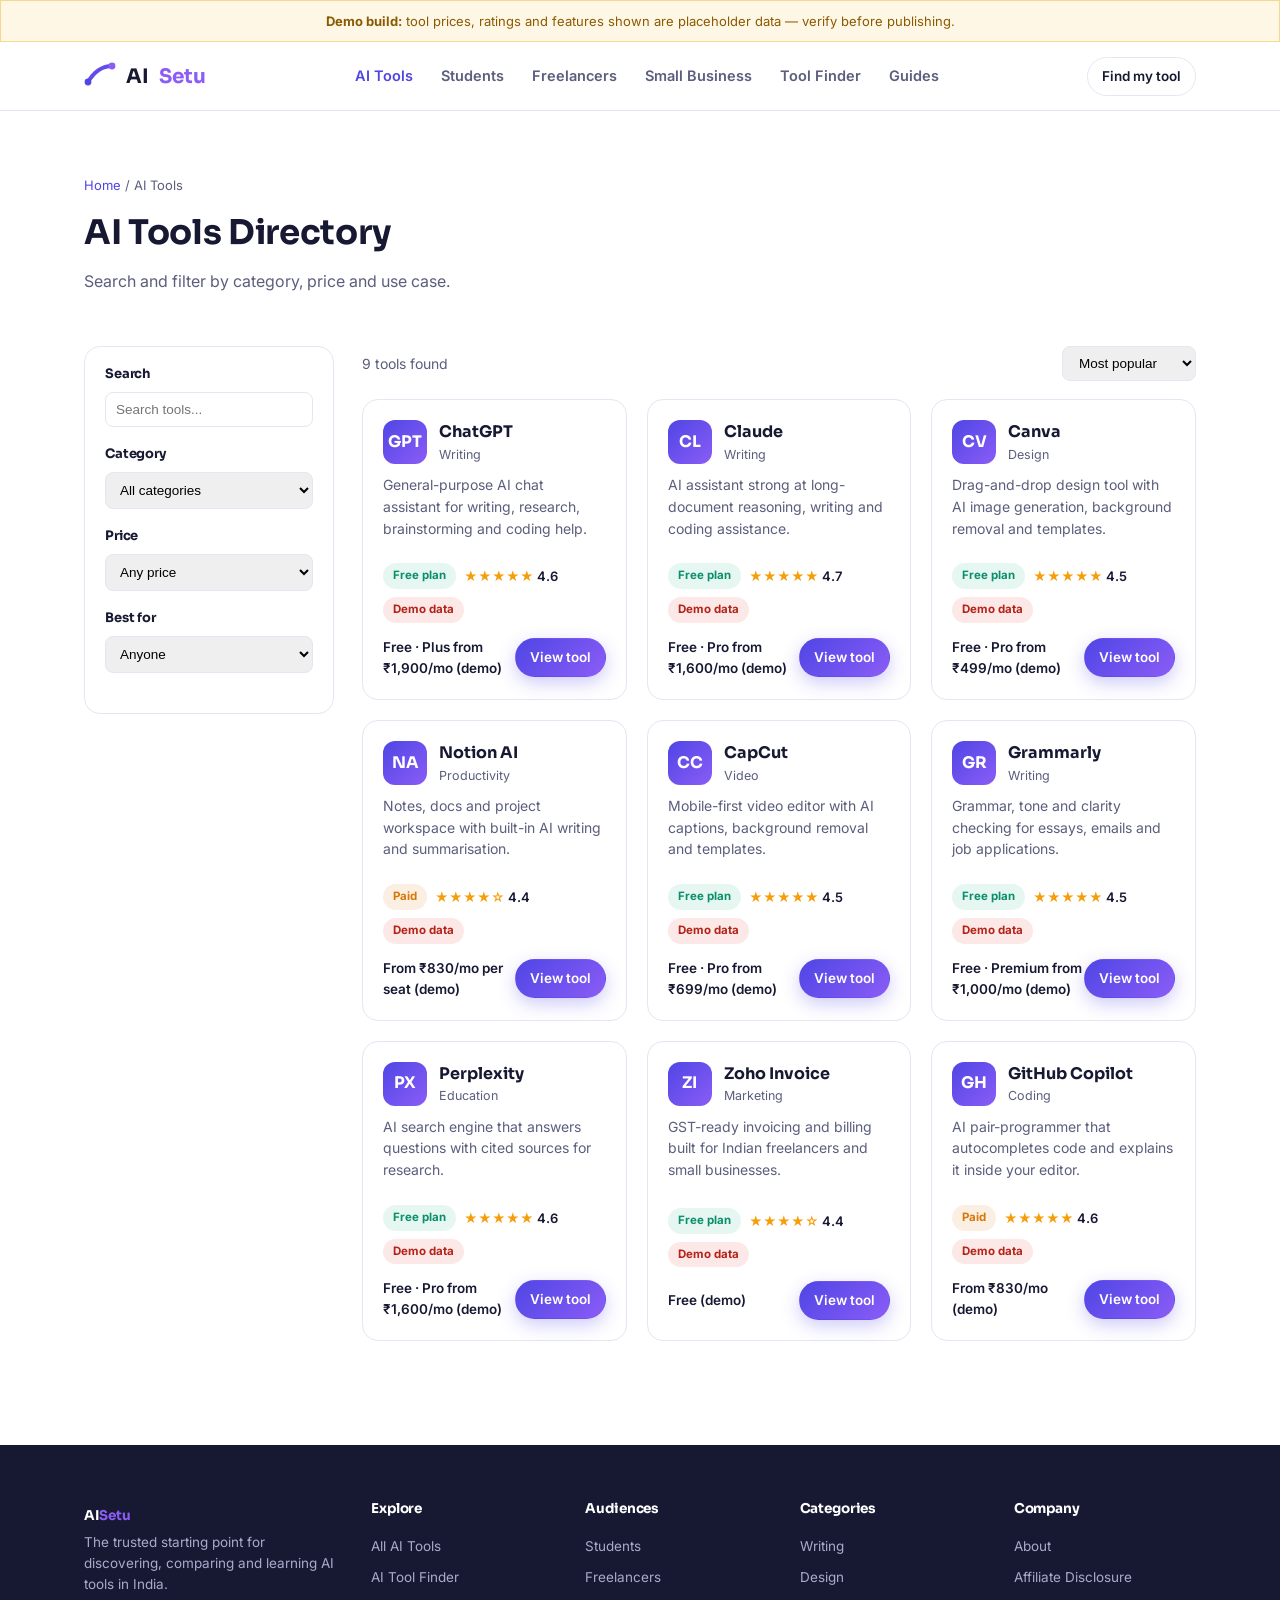
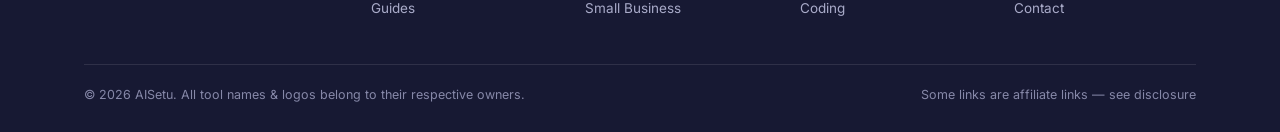
<file: tools.html>
<!DOCTYPE html>
<html lang="en">
<head>
<meta charset="UTF-8">
<meta name="viewport" content="width=device-width, initial-scale=1.0">
<title>AI Tools Directory — Compare & Filter | AISetu</title>
<meta name="description" content="Search and filter AI tools by category, price and use case. Compare free vs paid plans with honest ratings.">
<link rel="canonical" href="https://aisetu.example.com/tools.html">
<link rel="icon" href="data:,">
<link rel="preconnect" href="https://fonts.googleapis.com">
<link href="https://fonts.googleapis.com/css2?family=Sora:wght@600;700;800&family=Inter:wght@400;500;600;700&display=swap" rel="stylesheet">
<link rel="stylesheet" href="/css/style.css">
</head>
<body>

<div class="demo-banner"><strong>Demo build:</strong> tool prices, ratings and features shown are placeholder data — verify before publishing.</div>

<header class="site-header">
  <div class="wrap">
    <a class="brand" href="/">
      <svg viewBox="0 0 32 32" fill="none"><path d="M4 22c6-10 14-16 24-16" stroke="url(#g1)" stroke-width="4" stroke-linecap="round"/><circle cx="4" cy="22" r="3.4" fill="#4f46e5"/><circle cx="28" cy="6" r="3.4" fill="#8b5cf6"/><defs><linearGradient id="g1" x1="4" y1="22" x2="28" y2="6"><stop stop-color="#4f46e5"/><stop offset="1" stop-color="#8b5cf6"/></linearGradient></defs></svg>
      AI<span class="dot">Setu</span>
    </a>
    <nav class="main-nav">
      <a href="/tools.html" class="active">AI Tools</a>
      <a href="/students.html">Students</a>
      <a href="/freelancers.html">Freelancers</a>
      <a href="/small-business.html">Small Business</a>
      <a href="/finder.html">Tool Finder</a>
      <a href="/blog.html">Guides</a>
    </nav>
    <div class="header-actions">
      <a class="btn btn-ghost btn-sm" href="/finder.html">Find my tool</a>
      <button class="nav-toggle" aria-label="Menu">☰</button>
    </div>
  </div>
</header>

<section class="section" style="padding-bottom:0;">
  <div class="wrap">
    <nav class="breadcrumbs"><a href="/">Home</a> / AI Tools</nav>
    <div class="section-head left">
      <h2>AI Tools Directory</h2>
      <p>Search and filter by category, price and use case.</p>
    </div>
  </div>
</section>

<section class="section" style="padding-top:20px;">
  <div class="wrap">
    <div class="directory-layout">
      <aside class="filters">
        <h4>Search</h4>
        <input id="directory-search" type="text" placeholder="Search tools..." style="width:100%;padding:9px 10px;border:1px solid var(--border);border-radius:8px;font-size:13.5px;margin-bottom:20px;">

        <div class="filter-group">
          <h4>Category</h4>
          <select id="filter-category">
            <option value="">All categories</option>
            <option value="Writing">Writing</option>
            <option value="Design">Design</option>
            <option value="Video">Video</option>
            <option value="Productivity">Productivity</option>
            <option value="Marketing">Marketing</option>
            <option value="Coding">Coding</option>
            <option value="Education">Education</option>
          </select>
        </div>

        <div class="filter-group">
          <h4>Price</h4>
          <select id="filter-price">
            <option value="">Any price</option>
            <option value="free">Free plan available</option>
            <option value="under500">Under ₹500/mo</option>
            <option value="paid">Paid only</option>
          </select>
        </div>

        <div class="filter-group">
          <h4>Best for</h4>
          <select id="filter-usecase">
            <option value="">Anyone</option>
            <option value="students">Students</option>
            <option value="freelancers">Freelancers</option>
            <option value="small-business">Small business</option>
            <option value="creators">Content creators</option>
            <option value="developers">Developers</option>
            <option value="job-seekers">Job seekers</option>
          </select>
        </div>
      </aside>

      <div>
        <div class="directory-toolbar">
          <span id="result-count" class="result-count">Loading...</span>
          <select id="sort-select" class="sort-select">
            <option value="popular">Most popular</option>
            <option value="rating">Highest rated</option>
            <option value="cheapest">Cheapest first</option>
            <option value="editor">Editor's choice</option>
          </select>
        </div>
        <div id="directory-grid" class="tool-grid"></div>
      </div>
    </div>
  </div>
</section>

<footer class="site-footer">
  <div class="wrap">
    <div class="footer-grid">
      <div class="footer-brand">
        <a class="brand" href="/" style="color:#fff;">AI<span class="dot">Setu</span></a>
        <p>The trusted starting point for discovering, comparing and learning AI tools in India.</p>
      </div>
      <div><h4>Explore</h4>
        <a href="/tools.html">All AI Tools</a>
        <a href="/finder.html">AI Tool Finder</a>
        <a href="/blog.html">Guides</a>
      </div>
      <div><h4>Audiences</h4>
        <a href="/students.html">Students</a>
        <a href="/freelancers.html">Freelancers</a>
        <a href="/small-business.html">Small Business</a>
      </div>
      <div><h4>Categories</h4>
        <a href="/tools.html?category=Writing">Writing</a>
        <a href="/tools.html?category=Design">Design</a>
        <a href="/tools.html?category=Coding">Coding</a>
      </div>
      <div><h4>Company</h4>
        <a href="/about.html">About</a>
        <a href="/affiliate-disclosure.html">Affiliate Disclosure</a>
        <a href="/contact.html">Contact</a>
      </div>
    </div>
    <div class="footer-bottom">
      <span>© 2026 AISetu. All tool names & logos belong to their respective owners.</span>
      <span><a href="/affiliate-disclosure.html">Some links are affiliate links — see disclosure</a></span>
    </div>
  </div>
</footer>

<script src="/js/data.js"></script>
<script src="/js/main.js"></script>
<script>
  // pre-fill category filter from ?category= query param
  const p = new URLSearchParams(window.location.search);
  if(p.get("category")) document.getElementById("filter-category").value = p.get("category");
  document.getElementById("filter-category").dispatchEvent(new Event("change"));
</script>
</body>
</html>
</file>
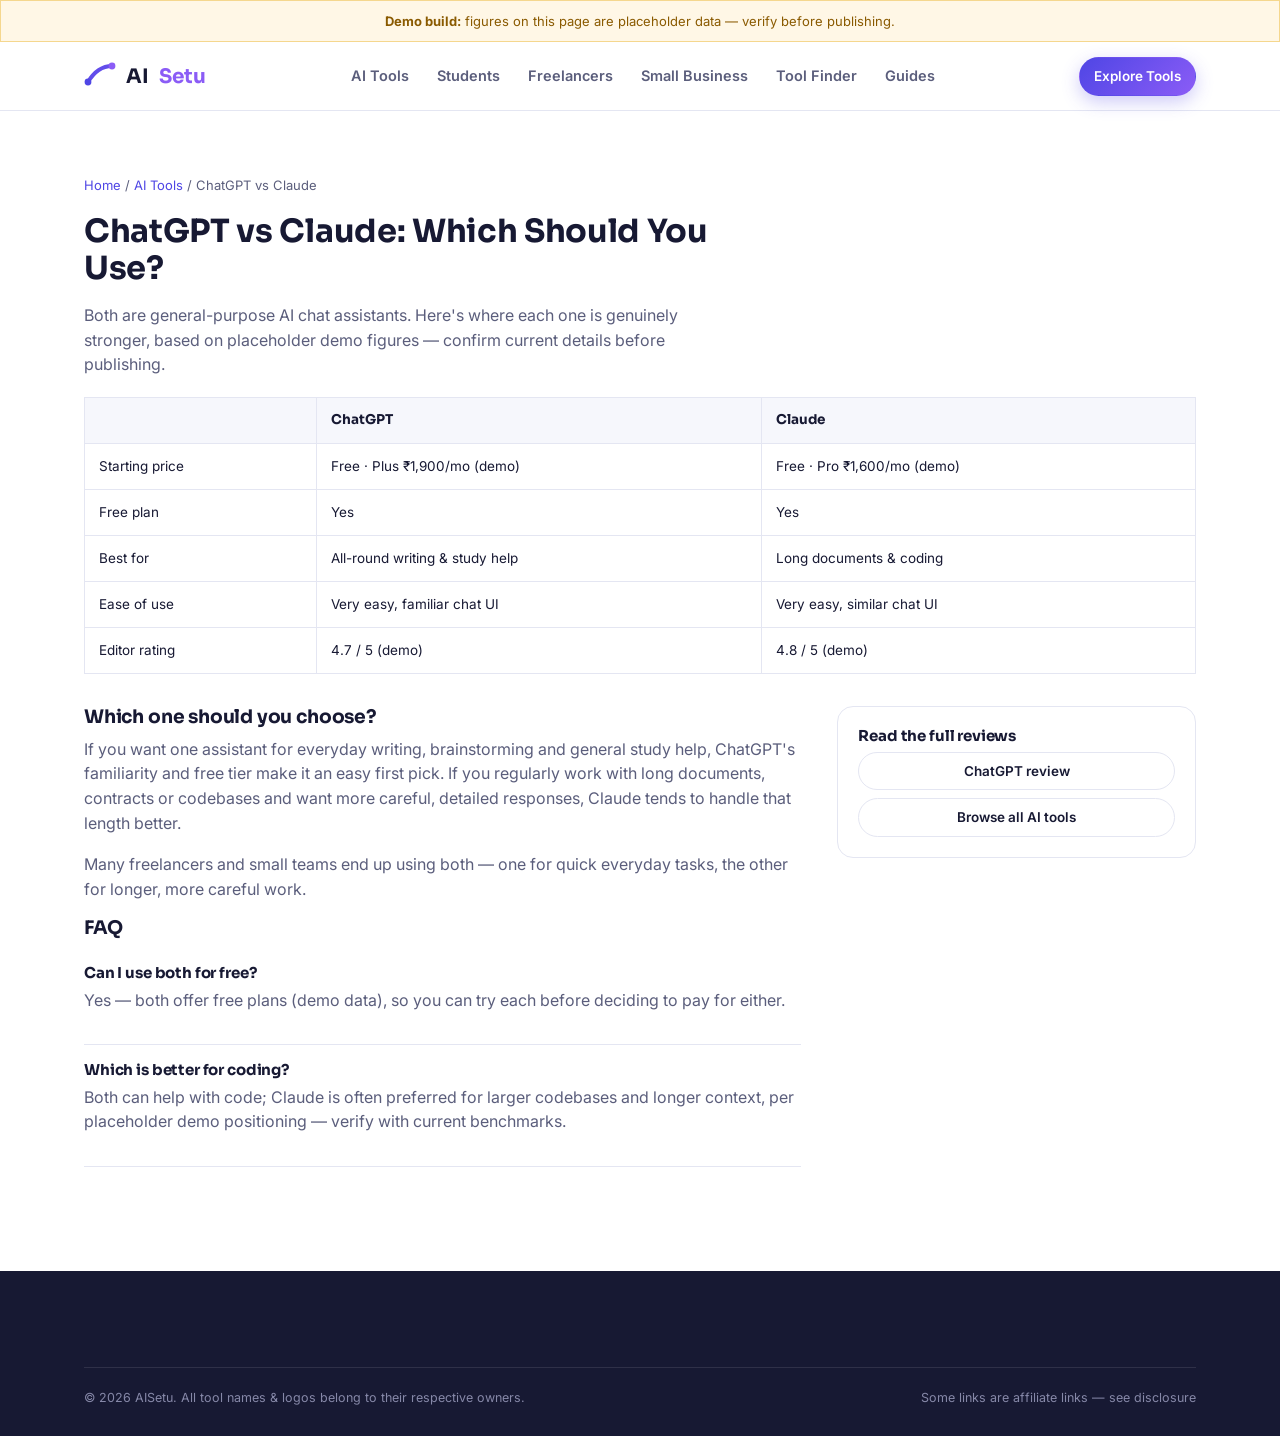
<file: compare/chatgpt-vs-claude.html>
<!DOCTYPE html>
<html lang="en">
<head>
<meta charset="UTF-8">
<meta name="viewport" content="width=device-width, initial-scale=1.0">
<title>ChatGPT vs Claude (2026) — Which Should You Use? | AISetu</title>
<meta name="description" content="ChatGPT vs Claude compared on pricing, ease of use and best use cases for Indian students and freelancers.">
<link rel="canonical" href="https://aisetu.example.com/compare/chatgpt-vs-claude.html">
<link rel="icon" href="data:,">
<link rel="preconnect" href="https://fonts.googleapis.com">
<link href="https://fonts.googleapis.com/css2?family=Sora:wght@600;700;800&family=Inter:wght@400;500;600;700&display=swap" rel="stylesheet">
<link rel="stylesheet" href="/css/style.css">
</head>
<body>

<div class="demo-banner"><strong>Demo build:</strong> figures on this page are placeholder data — verify before publishing.</div>

<header class="site-header">
  <div class="wrap">
    <a class="brand" href="/">
      <svg viewBox="0 0 32 32" fill="none"><path d="M4 22c6-10 14-16 24-16" stroke="url(#g1)" stroke-width="4" stroke-linecap="round"/><circle cx="4" cy="22" r="3.4" fill="#4f46e5"/><circle cx="28" cy="6" r="3.4" fill="#8b5cf6"/><defs><linearGradient id="g1" x1="4" y1="22" x2="28" y2="6"><stop stop-color="#4f46e5"/><stop offset="1" stop-color="#8b5cf6"/></linearGradient></defs></svg>
      AI<span class="dot">Setu</span>
    </a>
    <nav class="main-nav">
      <a href="/tools.html">AI Tools</a>
      <a href="/students.html">Students</a>
      <a href="/freelancers.html">Freelancers</a>
      <a href="/small-business.html">Small Business</a>
      <a href="/finder.html">Tool Finder</a>
      <a href="/blog.html">Guides</a>
    </nav>
    <div class="header-actions">
      <a class="btn btn-primary btn-sm" href="/tools.html">Explore Tools</a>
      <button class="nav-toggle" aria-label="Menu">☰</button>
    </div>
  </div>
</header>

<section class="section">
  <div class="wrap">
    <nav class="breadcrumbs"><a href="/">Home</a> / <a href="/tools.html">AI Tools</a> / ChatGPT vs Claude</nav>
    <h1 style="font-size:32px;max-width:700px;">ChatGPT vs Claude: Which Should You Use?</h1>
    <p style="max-width:640px;font-size:16px;">Both are general-purpose AI chat assistants. Here's where each one is genuinely stronger, based on placeholder demo figures — confirm current details before publishing.</p>

    <table class="compare-table">
      <thead>
        <tr><th></th><th>ChatGPT</th><th>Claude</th></tr>
      </thead>
      <tbody>
        <tr><td>Starting price</td><td>Free · Plus ₹1,900/mo (demo)</td><td>Free · Pro ₹1,600/mo (demo)</td></tr>
        <tr><td>Free plan</td><td>Yes</td><td>Yes</td></tr>
        <tr><td>Best for</td><td>All-round writing & study help</td><td>Long documents & coding</td></tr>
        <tr><td>Ease of use</td><td>Very easy, familiar chat UI</td><td>Very easy, similar chat UI</td></tr>
        <tr><td>Editor rating</td><td>4.7 / 5 (demo)</td><td>4.8 / 5 (demo)</td></tr>
      </tbody>
    </table>

    <div class="detail-grid" style="margin-top:32px;">
      <div>
        <h3>Which one should you choose?</h3>
        <p>If you want one assistant for everyday writing, brainstorming and general study help, ChatGPT's familiarity and free tier make it an easy first pick. If you regularly work with long documents, contracts or codebases and want more careful, detailed responses, Claude tends to handle that length better.</p>
        <p>Many freelancers and small teams end up using both — one for quick everyday tasks, the other for longer, more careful work.</p>

        <h3>FAQ</h3>
        <div class="faq-item"><h4>Can I use both for free?</h4><p>Yes — both offer free plans (demo data), so you can try each before deciding to pay for either.</p></div>
        <div class="faq-item"><h4>Which is better for coding?</h4><p>Both can help with code; Claude is often preferred for larger codebases and longer context, per placeholder demo positioning — verify with current benchmarks.</p></div>
      </div>
      <aside>
        <div class="sidebar-card">
          <h4 style="font-family:var(--font-head);font-size:15px;">Read the full reviews</h4>
          <a class="btn btn-ghost btn-sm" style="width:100%;margin-bottom:8px;" href="/tools/chatgpt.html">ChatGPT review</a>
          <a class="btn btn-ghost btn-sm" style="width:100%;" href="/tools.html">Browse all AI tools</a>
        </div>
      </aside>
    </div>
  </div>
</section>

<footer class="site-footer">
  <div class="wrap">
    <div class="footer-bottom">
      <span>© 2026 AISetu. All tool names & logos belong to their respective owners.</span>
      <span><a href="/affiliate-disclosure.html">Some links are affiliate links — see disclosure</a></span>
    </div>
  </div>
</footer>

<script src="/js/data.js"></script>
<script src="/js/main.js"></script>
</body>
</html>
</file>
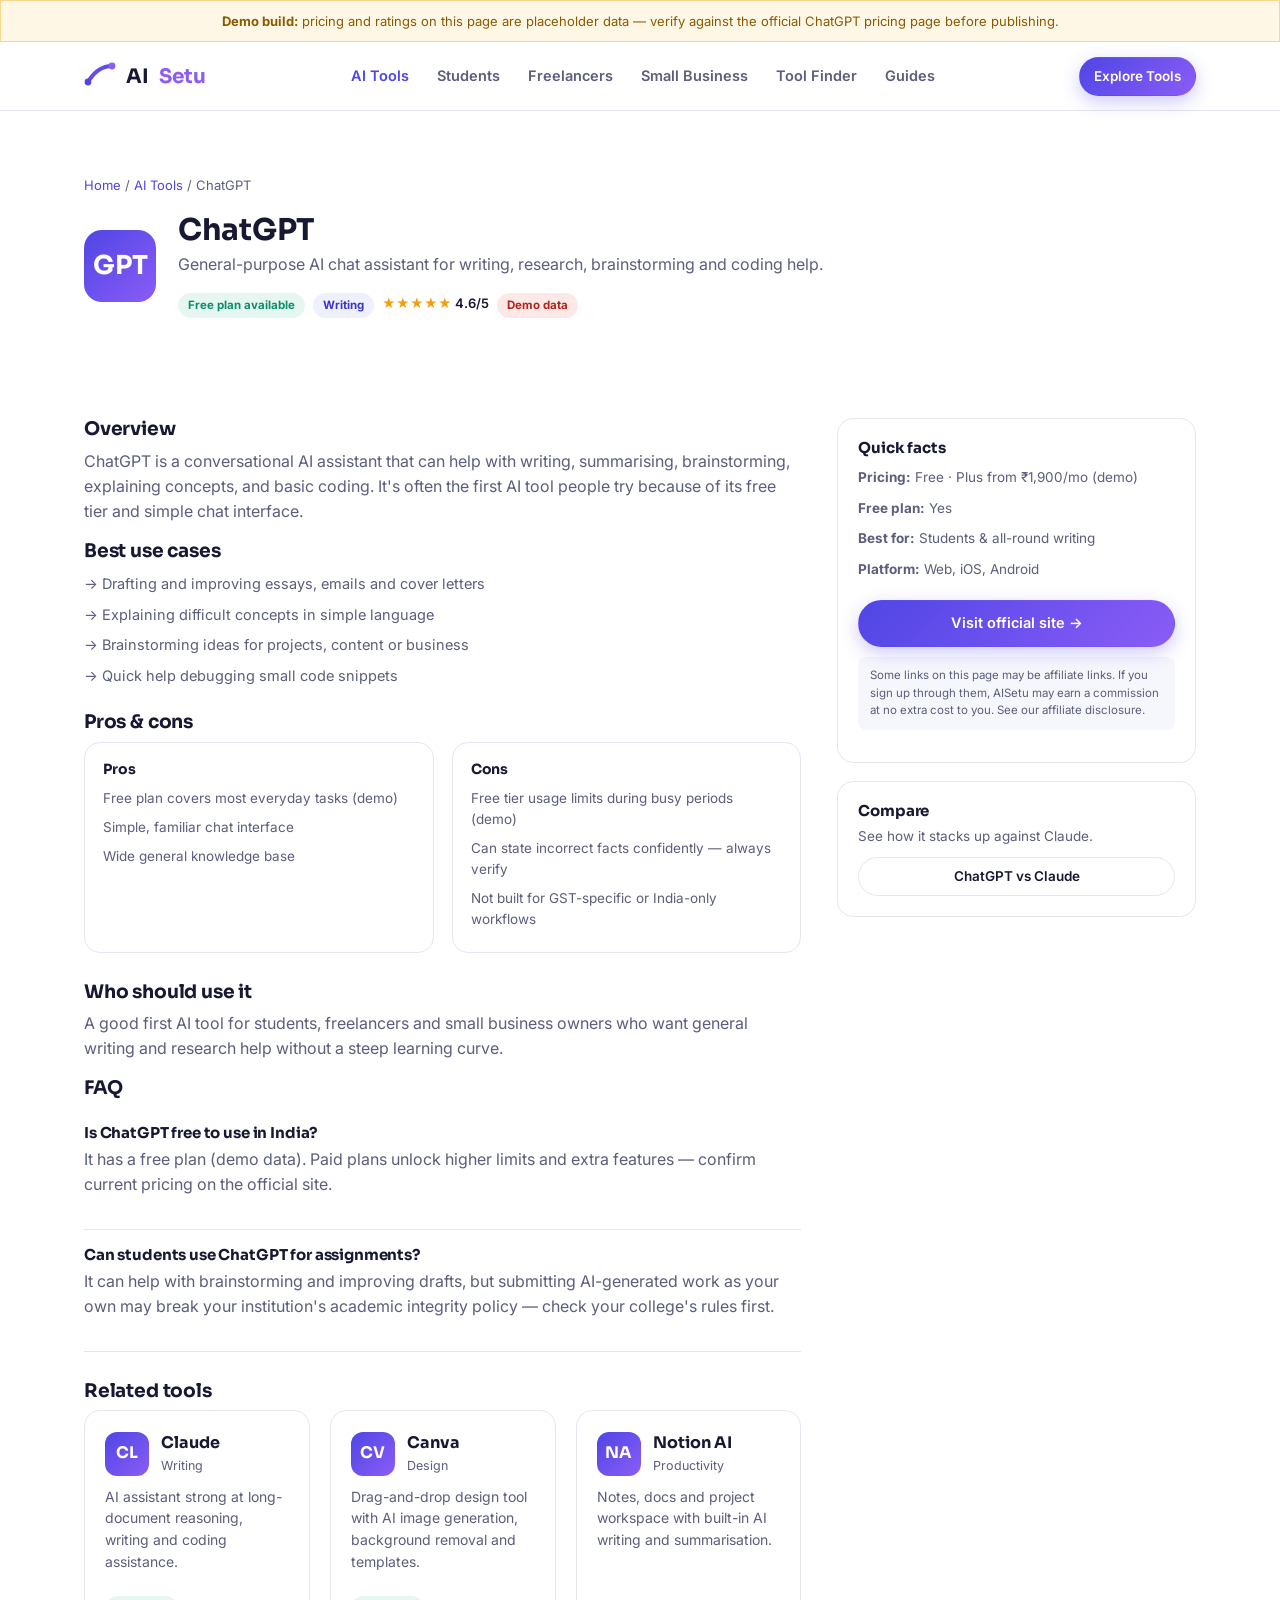
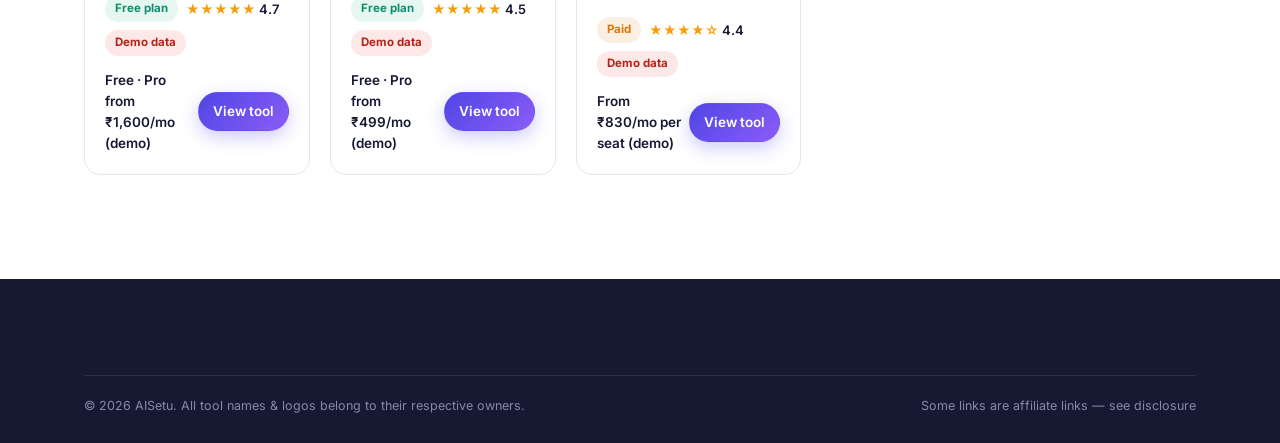
<file: tools/chatgpt.html>
<!DOCTYPE html>
<html lang="en">
<head>
<meta charset="UTF-8">
<meta name="viewport" content="width=device-width, initial-scale=1.0">
<title>ChatGPT Review 2026 — Pricing, Features & Alternatives | AISetu</title>
<meta name="description" content="ChatGPT review: pricing in ₹, free plan details, best use cases, pros & cons, and alternatives for Indian students, freelancers and businesses.">
<link rel="canonical" href="https://aisetu.example.com/tools/chatgpt.html">
<link rel="icon" href="data:,">
<link rel="preconnect" href="https://fonts.googleapis.com">
<link href="https://fonts.googleapis.com/css2?family=Sora:wght@600;700;800&family=Inter:wght@400;500;600;700&display=swap" rel="stylesheet">
<link rel="stylesheet" href="/css/style.css">
<script type="application/ld+json">
{
  "@context": "https://schema.org",
  "@type": "SoftwareApplication",
  "name": "ChatGPT",
  "applicationCategory": "AI Chat Assistant",
  "offers": { "@type": "Offer", "price": "0", "priceCurrency": "INR" },
  "aggregateRating": { "@type": "AggregateRating", "ratingValue": "4.6", "ratingCount": "1" }
}
</script>
<script type="application/ld+json">
{
  "@context": "https://schema.org",
  "@type": "FAQPage",
  "mainEntity": [
    {"@type":"Question","name":"Is ChatGPT free to use in India?","acceptedAnswer":{"@type":"Answer","text":"ChatGPT has a free plan (demo data). Paid plans unlock higher usage limits and extra features — confirm current pricing on the official site before relying on this figure."}},
    {"@type":"Question","name":"Can students use ChatGPT for assignments?","acceptedAnswer":{"@type":"Answer","text":"It can help with brainstorming, explaining concepts and improving drafts, but submitting AI-generated work as your own may violate your institution's academic integrity policy — always check your college's rules first."}}
  ]
}
</script>
</head>
<body>

<div class="demo-banner"><strong>Demo build:</strong> pricing and ratings on this page are placeholder data — verify against the official ChatGPT pricing page before publishing.</div>

<header class="site-header">
  <div class="wrap">
    <a class="brand" href="/">
      <svg viewBox="0 0 32 32" fill="none"><path d="M4 22c6-10 14-16 24-16" stroke="url(#g1)" stroke-width="4" stroke-linecap="round"/><circle cx="4" cy="22" r="3.4" fill="#4f46e5"/><circle cx="28" cy="6" r="3.4" fill="#8b5cf6"/><defs><linearGradient id="g1" x1="4" y1="22" x2="28" y2="6"><stop stop-color="#4f46e5"/><stop offset="1" stop-color="#8b5cf6"/></linearGradient></defs></svg>
      AI<span class="dot">Setu</span>
    </a>
    <nav class="main-nav">
      <a href="/tools.html" class="active">AI Tools</a>
      <a href="/students.html">Students</a>
      <a href="/freelancers.html">Freelancers</a>
      <a href="/small-business.html">Small Business</a>
      <a href="/finder.html">Tool Finder</a>
      <a href="/blog.html">Guides</a>
    </nav>
    <div class="header-actions">
      <a class="btn btn-primary btn-sm" href="/tools.html">Explore Tools</a>
      <button class="nav-toggle" aria-label="Menu">☰</button>
    </div>
  </div>
</header>

<section class="section" style="padding-bottom:0;">
  <div class="wrap">
    <nav class="breadcrumbs"><a href="/">Home</a> / <a href="/tools.html">AI Tools</a> / ChatGPT</nav>
    <div class="tool-hero">
      <div class="tool-logo">GPT</div>
      <div class="tool-hero-info">
        <h1>ChatGPT</h1>
        <p>General-purpose AI chat assistant for writing, research, brainstorming and coding help.</p>
        <div class="pill-list">
          <span class="badge free">Free plan available</span>
          <span class="badge">Writing</span>
          <span class="rating"><span class="star">★★★★★</span> 4.6/5</span>
          <span class="badge demo">Demo data</span>
        </div>
      </div>
    </div>
  </div>
</section>

<section class="section">
  <div class="wrap">
    <div class="detail-grid">
      <div>
        <h3>Overview</h3>
        <p>ChatGPT is a conversational AI assistant that can help with writing, summarising, brainstorming, explaining concepts, and basic coding. It's often the first AI tool people try because of its free tier and simple chat interface.</p>

        <h3>Best use cases</h3>
        <ul style="margin:12px 0 24px;display:flex;flex-direction:column;gap:8px;">
          <li style="color:var(--text-muted);font-size:14.5px;">→ Drafting and improving essays, emails and cover letters</li>
          <li style="color:var(--text-muted);font-size:14.5px;">→ Explaining difficult concepts in simple language</li>
          <li style="color:var(--text-muted);font-size:14.5px;">→ Brainstorming ideas for projects, content or business</li>
          <li style="color:var(--text-muted);font-size:14.5px;">→ Quick help debugging small code snippets</li>
        </ul>

        <h3>Pros & cons</h3>
        <div class="pros-cons">
          <div class="box">
            <h4>Pros</h4>
            <ul>
              <li>Free plan covers most everyday tasks (demo)</li>
              <li>Simple, familiar chat interface</li>
              <li>Wide general knowledge base</li>
            </ul>
          </div>
          <div class="box">
            <h4>Cons</h4>
            <ul>
              <li>Free tier usage limits during busy periods (demo)</li>
              <li>Can state incorrect facts confidently — always verify</li>
              <li>Not built for GST-specific or India-only workflows</li>
            </ul>
          </div>
        </div>

        <h3 style="margin-top:28px;">Who should use it</h3>
        <p>A good first AI tool for students, freelancers and small business owners who want general writing and research help without a steep learning curve.</p>

        <h3>FAQ</h3>
        <div class="faq-item">
          <h4>Is ChatGPT free to use in India?</h4>
          <p>It has a free plan (demo data). Paid plans unlock higher limits and extra features — confirm current pricing on the official site.</p>
        </div>
        <div class="faq-item">
          <h4>Can students use ChatGPT for assignments?</h4>
          <p>It can help with brainstorming and improving drafts, but submitting AI-generated work as your own may break your institution's academic integrity policy — check your college's rules first.</p>
        </div>

        <h3 style="margin-top:28px;">Related tools</h3>
        <div id="related-tools" class="tool-grid"></div>
      </div>

      <aside>
        <div class="sidebar-card">
          <h4 style="font-family:var(--font-head);font-size:15px;">Quick facts</h4>
          <p style="font-size:13.5px;margin:10px 0;"><strong>Pricing:</strong> Free · Plus from ₹1,900/mo (demo)</p>
          <p style="font-size:13.5px;margin:10px 0;"><strong>Free plan:</strong> Yes</p>
          <p style="font-size:13.5px;margin:10px 0;"><strong>Best for:</strong> Students & all-round writing</p>
          <p style="font-size:13.5px;margin:10px 0;"><strong>Platform:</strong> Web, iOS, Android</p>
          <a class="btn btn-primary" style="width:100%;margin-top:10px;" href="https://chat.openai.com" target="_blank" rel="nofollow sponsored noopener">Visit official site →</a>
          <p class="affiliate-note">Some links on this page may be affiliate links. If you sign up through them, AISetu may earn a commission at no extra cost to you. See our <a href="/affiliate-disclosure.html">affiliate disclosure</a>.</p>
        </div>
        <div class="sidebar-card">
          <h4 style="font-family:var(--font-head);font-size:15px;">Compare</h4>
          <p style="font-size:13.5px;margin-bottom:10px;">See how it stacks up against Claude.</p>
          <a class="btn btn-ghost btn-sm" style="width:100%;" href="/compare/chatgpt-vs-claude.html">ChatGPT vs Claude</a>
        </div>
      </aside>
    </div>
  </div>
</section>

<footer class="site-footer">
  <div class="wrap">
    <div class="footer-bottom">
      <span>© 2026 AISetu. All tool names & logos belong to their respective owners.</span>
      <span><a href="/affiliate-disclosure.html">Some links are affiliate links — see disclosure</a></span>
    </div>
  </div>
</footer>

<script src="/js/data.js"></script>
<script src="/js/main.js"></script>
<script>
  document.addEventListener("DOMContentLoaded", ()=>{
    const related = TOOLS.filter(t=>t.slug!=="chatgpt").slice(0,3);
    renderInto("related-tools", related, toolCardHTML);
  });
</script>
</body>
</html>
</file>
<file: css/style.css>
/* ============================================================
   AISetu — design tokens
   Clean SaaS look: white background, dark text, blue/purple
   accents, soft cards, restrained gradients.
   ============================================================ */
:root{
  --bg:            #ffffff;
  --surface:       #f6f7fc;
  --surface-2:     #eef0fb;
  --border:        #e4e6f2;
  --text:          #171933;
  --text-muted:    #5b5e7c;
  --primary:       #4f46e5;   /* indigo */
  --primary-dark:  #3c34c7;
  --secondary:     #8b5cf6;   /* violet */
  --accent-teal:   #0ea5a4;
  --accent-amber:  #d97706;
  --gradient:      linear-gradient(135deg,#4f46e5 0%,#8b5cf6 100%);
  --radius-sm:     10px;
  --radius-md:     16px;
  --radius-lg:     24px;
  --shadow:        0 1px 2px rgba(23,25,51,.04), 0 8px 24px rgba(23,25,51,.06);
  --font-head:     'Sora', system-ui, sans-serif;
  --font-body:     'Inter', system-ui, sans-serif;
  --maxw:          1160px;
}

*{box-sizing:border-box;}
html{scroll-behavior:smooth;}
body{
  margin:0;
  font-family:var(--font-body);
  color:var(--text);
  background:var(--bg);
  line-height:1.55;
  -webkit-font-smoothing:antialiased;
}
h1,h2,h3,h4{
  font-family:var(--font-head);
  line-height:1.15;
  margin:0 0 .5em;
  letter-spacing:-0.01em;
}
p{margin:0 0 1em;color:var(--text-muted);}
a{color:inherit;text-decoration:none;}
img{max-width:100%;display:block;}
ul{margin:0;padding:0;list-style:none;}
button{font-family:inherit;cursor:pointer;}

.wrap{max-width:var(--maxw);margin:0 auto;padding:0 24px;}

/* focus visibility */
a:focus-visible,button:focus-visible,input:focus-visible,select:focus-visible{
  outline:2px solid var(--primary);outline-offset:2px;
}
@media (prefers-reduced-motion: reduce){
  *{animation:none !important;transition:none !important;}
}

/* ---------- header ---------- */
.site-header{
  position:sticky;top:0;z-index:40;
  background:rgba(255,255,255,.9);
  backdrop-filter:blur(8px);
  border-bottom:1px solid var(--border);
}
.site-header .wrap{
  display:flex;align-items:center;justify-content:space-between;
  height:68px;gap:24px;
}
.brand{display:flex;align-items:center;gap:10px;font-family:var(--font-head);font-weight:700;font-size:20px;color:var(--text);}
.brand svg{width:32px;height:32px;flex:none;}
.brand .dot{color:var(--secondary);}

.main-nav{display:flex;gap:28px;}
.main-nav a{font-size:14.5px;font-weight:600;color:var(--text-muted);}
.main-nav a:hover, .main-nav a.active{color:var(--primary);}

.header-actions{display:flex;align-items:center;gap:14px;}
.btn{
  display:inline-flex;align-items:center;justify-content:center;gap:8px;
  padding:11px 20px;border-radius:999px;font-weight:600;font-size:14.5px;
  border:1px solid transparent;white-space:nowrap;
}
.btn-primary{background:var(--gradient);color:#fff;box-shadow:0 6px 18px rgba(79,70,229,.28);}
.btn-primary:hover{filter:brightness(1.06);}
.btn-ghost{background:transparent;color:var(--text);border-color:var(--border);}
.btn-ghost:hover{border-color:var(--primary);color:var(--primary);}
.btn-sm{padding:8px 14px;font-size:13.5px;}
.nav-toggle{display:none;background:none;border:none;padding:6px;}

/* ---------- hero ---------- */
.hero{
  padding:76px 0 60px;
  background:
    radial-gradient(700px 320px at 85% -10%, rgba(139,92,246,.10), transparent),
    radial-gradient(600px 300px at 5% 0%, rgba(79,70,229,.08), transparent);
}
.hero .wrap{display:grid;grid-template-columns:1fr;gap:20px;text-align:center;}
.eyebrow-pill{
  display:inline-flex;align-items:center;gap:8px;
  margin:0 auto;padding:6px 14px;border-radius:999px;
  background:var(--surface-2);color:var(--primary-dark);
  font-size:13px;font-weight:600;
}
.hero h1{font-size:clamp(32px,5vw,54px);max-width:820px;margin:8px auto 0;}
.hero h1 .accent{background:var(--gradient);-webkit-background-clip:text;background-clip:text;color:transparent;}
.hero p.lead{max-width:600px;margin:0 auto;font-size:17.5px;}
.hero-ctas{display:flex;gap:14px;justify-content:center;flex-wrap:wrap;margin-top:8px;}

.search-box{
  max-width:600px;margin:22px auto 0;display:flex;gap:8px;
  background:#fff;border:1px solid var(--border);border-radius:999px;
  padding:6px 6px 6px 20px;box-shadow:var(--shadow);
}
.search-box input{
  flex:1;border:none;outline:none;font-size:15px;font-family:inherit;color:var(--text);
}
.search-box button{border:none;border-radius:999px;background:var(--gradient);color:#fff;padding:10px 22px;font-weight:600;font-size:14.5px;}
.hero-note{font-size:13px;color:var(--text-muted);margin-top:10px;}

/* ---------- sections ---------- */
.section{padding:64px 0;}
.section-alt{background:var(--surface);}
.section-head{max-width:640px;margin:0 auto 36px;text-align:center;}
.section-head h2{font-size:clamp(24px,3.4vw,34px);}
.section-head p{font-size:16px;}
.section-head.left{margin:0 0 32px;text-align:left;}

/* category grid */
.cat-grid{display:grid;grid-template-columns:repeat(5,1fr);gap:16px;}
.cat-card{
  background:#fff;border:1px solid var(--border);border-radius:var(--radius-md);
  padding:22px 16px;text-align:center;
}
.cat-card .emoji{font-size:28px;display:block;margin-bottom:10px;}
.cat-card span.label{font-weight:600;font-size:14.5px;}
.cat-card small{display:block;color:var(--text-muted);font-size:12.5px;margin-top:4px;}
.cat-card:hover{border-color:var(--primary);}

/* tool cards */
.tool-grid{display:grid;grid-template-columns:repeat(3,1fr);gap:20px;}
.tool-card{
  background:#fff;border:1px solid var(--border);border-radius:var(--radius-md);
  padding:20px;display:flex;flex-direction:column;gap:10px;
}
.tool-card:hover{border-color:var(--primary);box-shadow:var(--shadow);}
.tool-card-top{display:flex;align-items:center;gap:12px;}
.tool-logo{
  width:44px;height:44px;border-radius:12px;flex:none;
  display:flex;align-items:center;justify-content:center;
  font-family:var(--font-head);font-weight:700;color:#fff;font-size:16px;
  background:var(--gradient);
}
.tool-name{font-family:var(--font-head);font-weight:700;font-size:16px;}
.tool-cat{font-size:12.5px;color:var(--text-muted);}
.tool-desc{font-size:14px;color:var(--text-muted);flex:1;}
.tool-meta{display:flex;flex-wrap:wrap;gap:8px;align-items:center;}
.badge{
  font-size:11.5px;font-weight:700;padding:4px 10px;border-radius:999px;
  background:var(--surface-2);color:var(--primary-dark);
}
.badge.free{background:#e6f7f2;color:#0a8f6a;}
.badge.paid{background:#fbeee2;color:var(--accent-amber);}
.badge.demo{background:#fde8e8;color:#b42318;}
.rating{font-size:13px;color:var(--text);font-weight:600;}
.rating .star{color:#f59e0b;}
.tool-price{font-size:13.5px;font-weight:600;}
.tool-card-foot{display:flex;justify-content:space-between;align-items:center;margin-top:4px;}

/* collections */
.chip-row{display:flex;gap:10px;flex-wrap:wrap;margin-bottom:28px;}
.chip{
  padding:9px 16px;border-radius:999px;border:1px solid var(--border);
  font-size:13.5px;font-weight:600;background:#fff;
}
.chip.is-active{background:var(--gradient);color:#fff;border-color:transparent;}

/* guides */
.guide-grid{display:grid;grid-template-columns:repeat(3,1fr);gap:22px;}
.guide-card{border:1px solid var(--border);border-radius:var(--radius-md);overflow:hidden;background:#fff;}
.guide-thumb{
  height:140px;background:var(--gradient);opacity:.9;
  display:flex;align-items:center;justify-content:center;color:#fff;
  font-family:var(--font-head);font-weight:700;font-size:13px;letter-spacing:.02em;
}
.guide-body{padding:18px;}
.guide-cat{font-size:12px;font-weight:700;color:var(--primary);}
.guide-title{font-family:var(--font-head);font-weight:700;font-size:16px;margin:8px 0 6px;}
.guide-excerpt{font-size:13.5px;}
.guide-meta{display:flex;justify-content:space-between;font-size:12px;color:var(--text-muted);border-top:1px solid var(--border);padding-top:10px;margin-top:8px;}

/* newsletter */
.newsletter{
  background:var(--gradient);border-radius:var(--radius-lg);
  padding:48px;display:flex;justify-content:space-between;align-items:center;gap:24px;color:#fff;flex-wrap:wrap;
}
.newsletter h2{color:#fff;font-size:26px;margin-bottom:6px;}
.newsletter p{color:rgba(255,255,255,.85);margin:0;}
.newsletter-form{display:flex;gap:8px;background:#fff;border-radius:999px;padding:6px;min-width:340px;}
.newsletter-form input{flex:1;border:none;outline:none;padding:10px 14px;font-size:14.5px;border-radius:999px;}
.newsletter-form button{border:none;background:var(--text);color:#fff;padding:11px 20px;border-radius:999px;font-weight:600;font-size:14px;}

/* audience mini cards (student/freelancer/business) */
.audience-grid{display:grid;grid-template-columns:repeat(3,1fr);gap:20px;}
.audience-card{
  border:1px solid var(--border);border-radius:var(--radius-md);padding:26px;background:#fff;
}
.audience-card .emoji{font-size:30px;}
.audience-card h3{font-size:18px;margin:12px 0 6px;}
.audience-card ul{margin-top:12px;display:flex;flex-direction:column;gap:6px;}
.audience-card ul li{font-size:13.5px;color:var(--text-muted);padding-left:18px;position:relative;}
.audience-card ul li::before{content:"→";position:absolute;left:0;color:var(--primary);}

/* footer */
.site-footer{background:var(--text);color:#d7d8ea;padding:56px 0 28px;margin-top:40px;}
.footer-grid{display:grid;grid-template-columns:1.4fr repeat(4,1fr);gap:32px;}
.footer-grid h4{color:#fff;font-size:13.5px;margin-bottom:14px;}
.footer-grid a{display:block;font-size:13.5px;color:#a9abc9;padding:5px 0;}
.footer-grid a:hover{color:#fff;}
.footer-brand p{color:#a9abc9;font-size:13.5px;max-width:260px;}
.footer-bottom{
  border-top:1px solid rgba(255,255,255,.1);margin-top:40px;padding-top:20px;
  display:flex;justify-content:space-between;flex-wrap:wrap;gap:10px;font-size:12.5px;color:#8688a8;
}
.footer-bottom a{color:#8688a8;}

/* directory page */
.directory-layout{display:grid;grid-template-columns:250px 1fr;gap:28px;align-items:start;}
.filters{
  border:1px solid var(--border);border-radius:var(--radius-md);padding:20px;position:sticky;top:88px;background:#fff;
}
.filters h4{font-size:13px;text-transform:none;margin:0 0 10px;}
.filter-group{margin-bottom:20px;}
.filter-group label{display:flex;align-items:center;gap:8px;font-size:13.5px;color:var(--text-muted);padding:4px 0;}
.filter-group select{width:100%;padding:9px 10px;border:1px solid var(--border);border-radius:8px;font-size:13.5px;}
.directory-toolbar{display:flex;justify-content:space-between;align-items:center;margin-bottom:18px;flex-wrap:wrap;gap:10px;}
.result-count{font-size:14px;color:var(--text-muted);}
.sort-select{padding:8px 12px;border:1px solid var(--border);border-radius:8px;font-size:13.5px;}

/* tool detail page */
.tool-hero{display:flex;gap:22px;align-items:center;flex-wrap:wrap;}
.tool-hero .tool-logo{width:72px;height:72px;border-radius:18px;font-size:26px;}
.tool-hero-info h1{font-size:30px;margin-bottom:4px;}
.detail-grid{display:grid;grid-template-columns:2fr 1fr;gap:36px;margin-top:36px;}
.pill-list{display:flex;gap:8px;flex-wrap:wrap;}
.pros-cons{display:grid;grid-template-columns:1fr 1fr;gap:18px;}
.pros-cons .box{border:1px solid var(--border);border-radius:var(--radius-md);padding:18px;}
.pros-cons .box h4{font-size:14px;}
.pros-cons ul li{font-size:13.5px;color:var(--text-muted);padding:4px 0;}
.sidebar-card{border:1px solid var(--border);border-radius:var(--radius-md);padding:20px;margin-bottom:18px;background:#fff;}
.affiliate-note{font-size:11.5px;color:var(--text-muted);background:var(--surface);border-radius:8px;padding:10px 12px;margin-top:10px;}
.faq-item{border-bottom:1px solid var(--border);padding:16px 0;}
.faq-item h4{font-size:15px;margin-bottom:6px;}
.breadcrumbs{font-size:13px;color:var(--text-muted);margin-bottom:18px;}
.breadcrumbs a{color:var(--primary);}

/* compare table */
.compare-table{width:100%;border-collapse:collapse;margin-top:20px;}
.compare-table th,.compare-table td{border:1px solid var(--border);padding:12px 14px;font-size:13.5px;text-align:left;}
.compare-table th{background:var(--surface);font-family:var(--font-head);}

/* finder quiz */
.finder-card{max-width:640px;margin:0 auto;border:1px solid var(--border);border-radius:var(--radius-lg);padding:32px;box-shadow:var(--shadow);}
.finder-step{display:none;}
.finder-step.is-active{display:block;}
.opt-grid{display:grid;grid-template-columns:1fr 1fr;gap:10px;margin-top:18px;}
.opt-btn{
  border:1px solid var(--border);border-radius:12px;padding:14px 16px;text-align:left;
  font-size:14px;font-weight:600;background:#fff;
}
.opt-btn.is-selected{border-color:var(--primary);background:var(--surface-2);color:var(--primary-dark);}
.finder-progress{height:6px;background:var(--surface-2);border-radius:999px;overflow:hidden;margin-bottom:24px;}
.finder-progress-bar{height:100%;background:var(--gradient);width:20%;transition:width .3s ease;}
.finder-nav{display:flex;justify-content:space-between;margin-top:24px;}

/* demo notice banner */
.demo-banner{
  background:#fff7e6;border:1px solid #f5d78e;color:#8a5a00;
  font-size:13px;padding:10px 16px;text-align:center;
}
.demo-banner strong{font-weight:700;}

/* responsive */
@media (max-width: 980px){
  .cat-grid{grid-template-columns:repeat(3,1fr);}
  .tool-grid{grid-template-columns:repeat(2,1fr);}
  .guide-grid{grid-template-columns:repeat(2,1fr);}
  .audience-grid{grid-template-columns:1fr;}
  .footer-grid{grid-template-columns:1fr 1fr;}
  .directory-layout{grid-template-columns:1fr;}
  .filters{position:static;}
  .detail-grid{grid-template-columns:1fr;}
  .pros-cons{grid-template-columns:1fr;}
}
@media (max-width: 700px){
  .main-nav{display:none;}
  .nav-toggle{display:block;}
  .cat-grid{grid-template-columns:repeat(2,1fr);}
  .tool-grid{grid-template-columns:1fr;}
  .guide-grid{grid-template-columns:1fr;}
  .opt-grid{grid-template-columns:1fr;}
  .newsletter{flex-direction:column;align-items:flex-start;}
  .newsletter-form{width:100%;min-width:0;}
}
</file>
